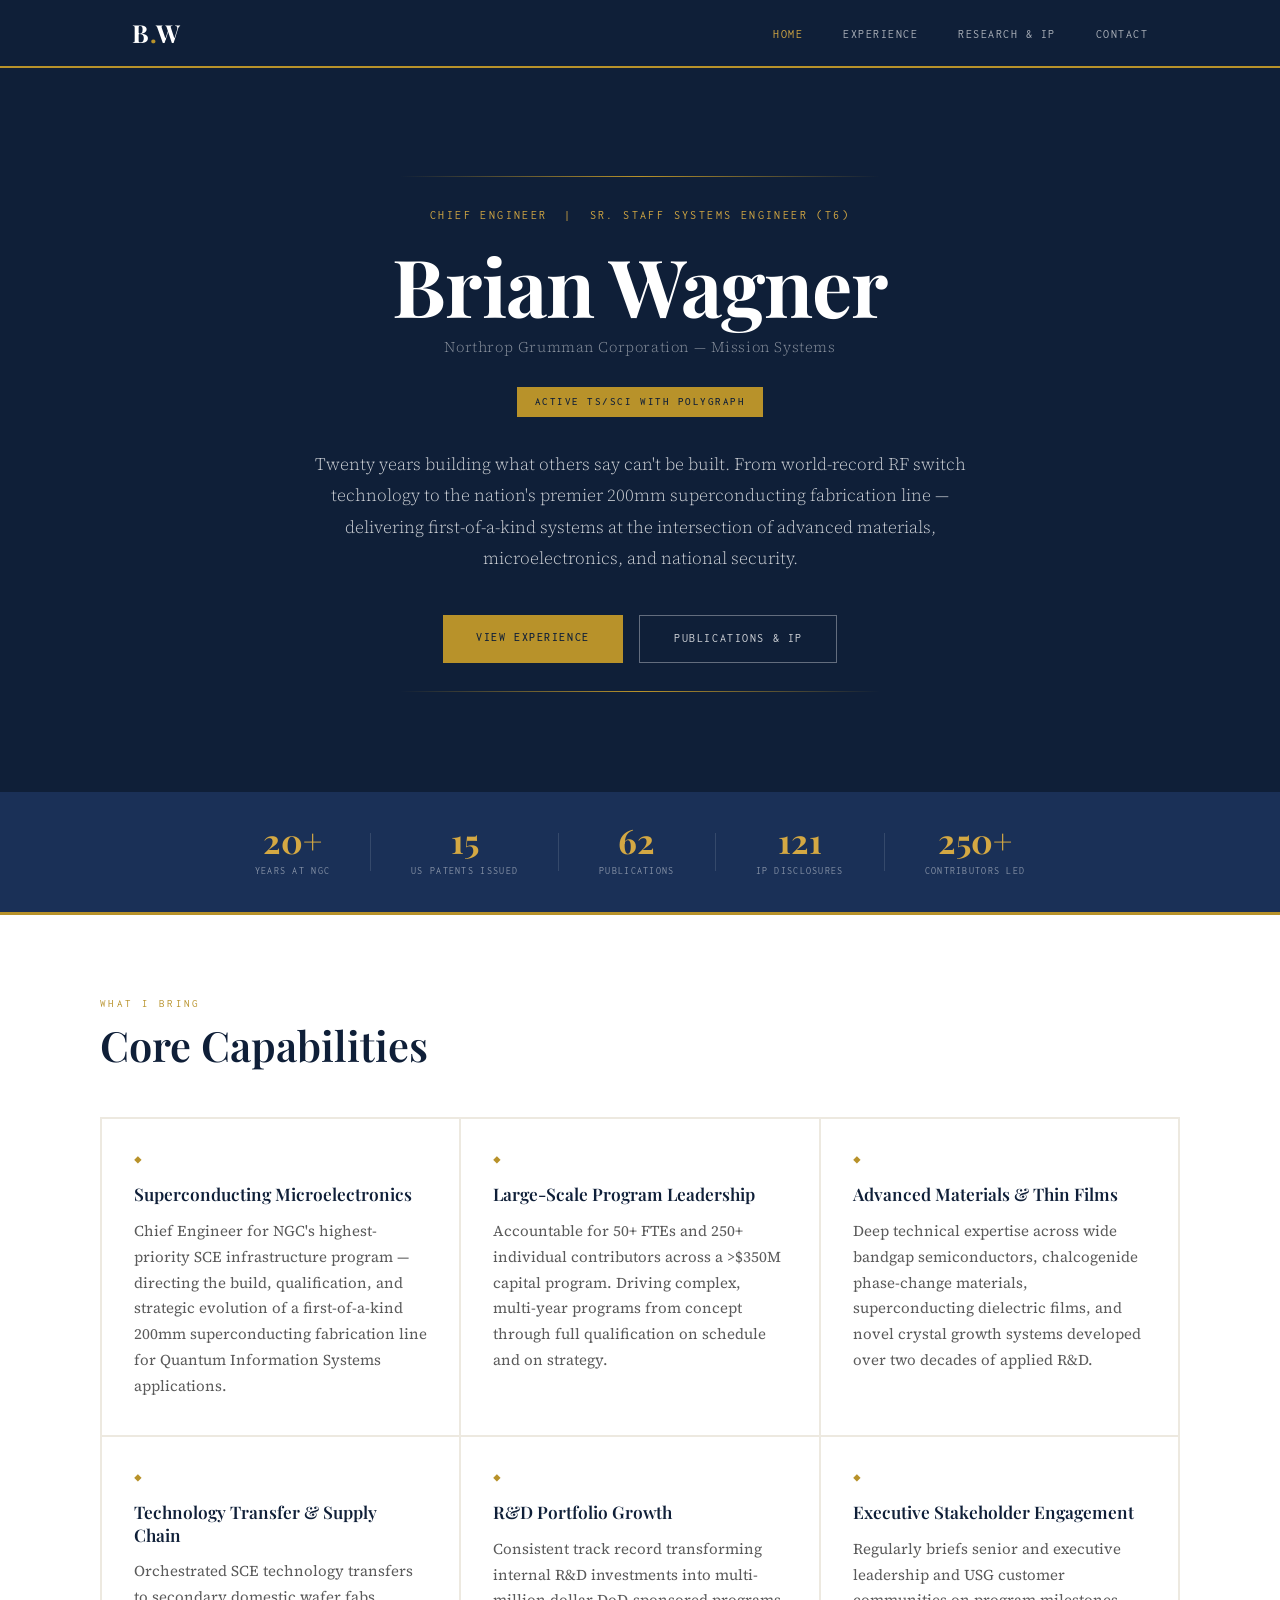
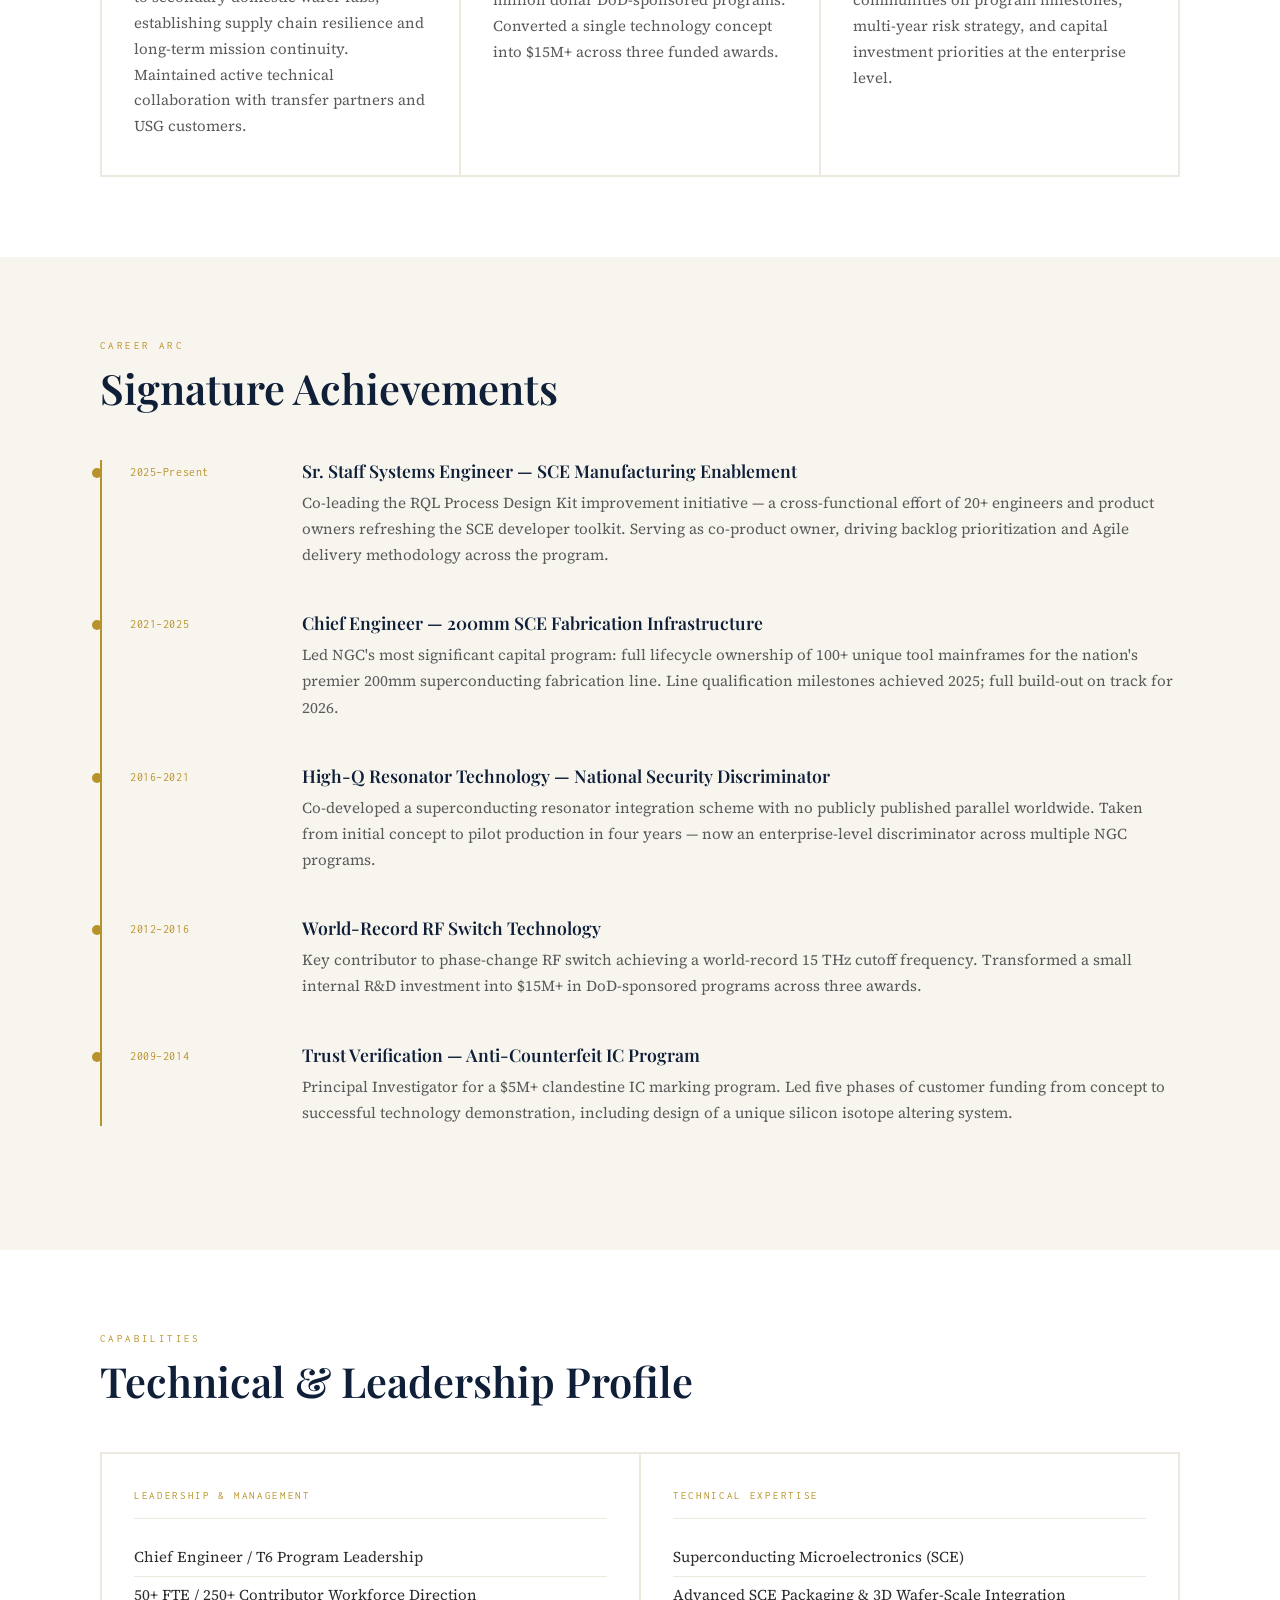
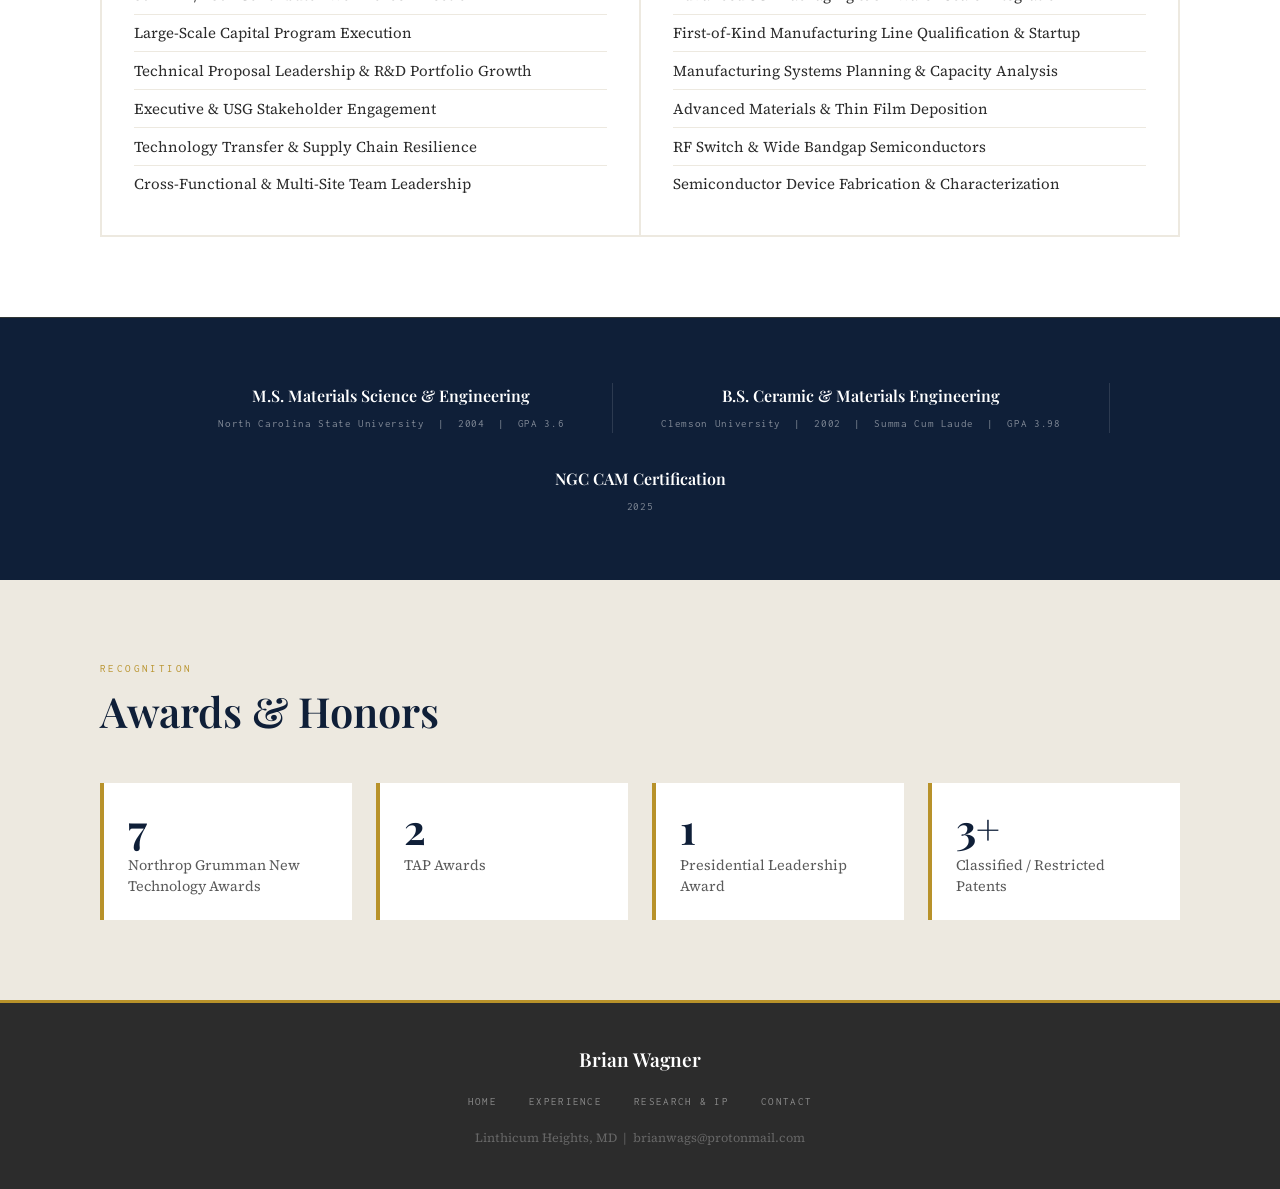
<file: index.html>
<!DOCTYPE html>
<html lang="en">
<head>
  <meta charset="UTF-8" />
  <meta name="viewport" content="width=device-width, initial-scale=1.0"/>
  <title>Brian Wagner | Chief Engineer</title>
  <link rel="stylesheet" href="style.css" />
  <link rel="preconnect" href="https://fonts.googleapis.com">
  <link href="https://fonts.googleapis.com/css2?family=Playfair+Display:ital,wght@0,400;0,600;0,700;1,400&family=Source+Serif+4:ital,wght@0,300;0,400;0,600;1,300;1,400&family=Inconsolata:wght@400;500&display=swap" rel="stylesheet">
</head>
<body>

  <nav class="navbar">
    <div class="nav-inner">
      <a href="index.html" class="nav-logo">B<span class="dot">.</span>W</a>
      <ul class="nav-links">
        <li><a href="index.html" class="active">Home</a></li>
        <li><a href="experience.html">Experience</a></li>
        <li><a href="research.html">Research & IP</a></li>
        <li><a href="contact.html">Contact</a></li>
      </ul>
      <button class="hamburger" aria-label="Menu" onclick="toggleMenu()">&#9776;</button>
    </div>
    <ul class="nav-mobile" id="mobileMenu">
      <li><a href="index.html">Home</a></li>
      <li><a href="experience.html">Experience</a></li>
      <li><a href="research.html">Research & IP</a></li>
      <li><a href="contact.html">Contact</a></li>
    </ul>
  </nav>

  <!-- HERO -->
  <header class="hero">
    <div class="hero-inner">
      <div class="hero-rule"></div>
      <p class="hero-eyebrow">Chief Engineer &nbsp;|&nbsp; Sr. Staff Systems Engineer (T6)</p>
      <h1 class="hero-name">Brian Wagner</h1>
      <p class="hero-org">Northrop Grumman Corporation — Mission Systems</p>
      <div class="hero-clearance">
        <span class="clearance-badge">Active TS/SCI with Polygraph</span>
      </div>
      <p class="hero-summary">
        Twenty years building what others say can't be built. From world-record RF switch technology to the nation's premier 200mm superconducting fabrication line — delivering first-of-a-kind systems at the intersection of advanced materials, microelectronics, and national security.
      </p>
      <div class="hero-cta">
        <a href="experience.html" class="btn-primary">View Experience</a>
        <a href="research.html" class="btn-secondary">Publications & IP</a>
      </div>
      <div class="hero-rule"></div>
    </div>
  </header>

  <!-- STATS -->
  <section class="stats-strip">
    <div class="stat"><span class="stat-number">20+</span><span class="stat-label">Years at NGC</span></div>
    <div class="stat-divider"></div>
    <div class="stat"><span class="stat-number">15</span><span class="stat-label">US Patents Issued</span></div>
    <div class="stat-divider"></div>
    <div class="stat"><span class="stat-number">62</span><span class="stat-label">Publications</span></div>
    <div class="stat-divider"></div>
    <div class="stat"><span class="stat-number">121</span><span class="stat-label">IP Disclosures</span></div>
    <div class="stat-divider"></div>
    <div class="stat"><span class="stat-number">250+</span><span class="stat-label">Contributors Led</span></div>
  </section>

  <!-- CAPABILITIES -->
  <section class="section capabilities">
    <div class="section-inner">
      <div class="section-header">
        <span class="section-tag">What I Bring</span>
        <h2>Core Capabilities</h2>
      </div>
      <div class="cap-grid">
        <div class="cap-card">
          <div class="cap-icon">&#9670;</div>
          <h3>Superconducting Microelectronics</h3>
          <p>Chief Engineer for NGC's highest-priority SCE infrastructure program — directing the build, qualification, and strategic evolution of a first-of-a-kind 200mm superconducting fabrication line for Quantum Information Systems applications.</p>
        </div>
        <div class="cap-card">
          <div class="cap-icon">&#9670;</div>
          <h3>Large-Scale Program Leadership</h3>
          <p>Accountable for 50+ FTEs and 250+ individual contributors across a >$350M capital program. Driving complex, multi-year programs from concept through full qualification on schedule and on strategy.</p>
        </div>
        <div class="cap-card">
          <div class="cap-icon">&#9670;</div>
          <h3>Advanced Materials & Thin Films</h3>
          <p>Deep technical expertise across wide bandgap semiconductors, chalcogenide phase-change materials, superconducting dielectric films, and novel crystal growth systems developed over two decades of applied R&D.</p>
        </div>
        <div class="cap-card">
          <div class="cap-icon">&#9670;</div>
          <h3>Technology Transfer & Supply Chain</h3>
          <p>Orchestrated SCE technology transfers to secondary domestic wafer fabs, establishing supply chain resilience and long-term mission continuity. Maintained active technical collaboration with transfer partners and USG customers.</p>
        </div>
        <div class="cap-card">
          <div class="cap-icon">&#9670;</div>
          <h3>R&D Portfolio Growth</h3>
          <p>Consistent track record transforming internal R&D investments into multi-million dollar DoD-sponsored programs. Converted a single technology concept into $15M+ across three funded awards.</p>
        </div>
        <div class="cap-card">
          <div class="cap-icon">&#9670;</div>
          <h3>Executive Stakeholder Engagement</h3>
          <p>Regularly briefs senior and executive leadership and USG customer communities on program milestones, multi-year risk strategy, and capital investment priorities at the enterprise level.</p>
        </div>
      </div>
    </div>
  </section>

  <!-- HIGHLIGHTS -->
  <section class="section highlights">
    <div class="section-inner">
      <div class="section-header">
        <span class="section-tag">Career Arc</span>
        <h2>Signature Achievements</h2>
      </div>
      <div class="timeline">
        <div class="tl-item">
          <div class="tl-year">2025–Present</div>
          <div class="tl-content">
            <h3>Sr. Staff Systems Engineer — SCE Manufacturing Enablement</h3>
            <p>Co-leading the RQL Process Design Kit improvement initiative — a cross-functional effort of 20+ engineers and product owners refreshing the SCE developer toolkit. Serving as co-product owner, driving backlog prioritization and Agile delivery methodology across the program.</p>
          </div>
        </div>
        <div class="tl-item">
          <div class="tl-year">2021–2025</div>
          <div class="tl-content">
            <h3>Chief Engineer — 200mm SCE Fabrication Infrastructure</h3>
            <p>Led NGC's most significant capital program: full lifecycle ownership of 100+ unique tool mainframes for the nation's premier 200mm superconducting fabrication line. Line qualification milestones achieved 2025; full build-out on track for 2026.</p>
          </div>
        </div>
        <div class="tl-item">
          <div class="tl-year">2016–2021</div>
          <div class="tl-content">
            <h3>High-Q Resonator Technology — National Security Discriminator</h3>
            <p>Co-developed a superconducting resonator integration scheme with no publicly published parallel worldwide. Taken from initial concept to pilot production in four years — now an enterprise-level discriminator across multiple NGC programs.</p>
          </div>
        </div>
        <div class="tl-item">
          <div class="tl-year">2012–2016</div>
          <div class="tl-content">
            <h3>World-Record RF Switch Technology</h3>
            <p>Key contributor to phase-change RF switch achieving a world-record 15 THz cutoff frequency. Transformed a small internal R&D investment into $15M+ in DoD-sponsored programs across three awards.</p>
          </div>
        </div>
        <div class="tl-item">
          <div class="tl-year">2009–2014</div>
          <div class="tl-content">
            <h3>Trust Verification — Anti-Counterfeit IC Program</h3>
            <p>Principal Investigator for a $5M+ clandestine IC marking program. Led five phases of customer funding from concept to successful technology demonstration, including design of a unique silicon isotope altering system.</p>
          </div>
        </div>
      </div>
    </div>
  </section>

  <!-- PROFILE TABLE -->
  <section class="section profile-section">
    <div class="section-inner">
      <div class="section-header">
        <span class="section-tag">Capabilities</span>
        <h2>Technical & Leadership Profile</h2>
      </div>
      <div class="profile-grid">
        <div class="profile-col">
          <div class="profile-col-head">Leadership & Management</div>
          <ul class="profile-list">
            <li>Chief Engineer / T6 Program Leadership</li>
            <li>50+ FTE / 250+ Contributor Workforce Direction</li>
            <li>Large-Scale Capital Program Execution</li>
            <li>Technical Proposal Leadership & R&D Portfolio Growth</li>
            <li>Executive & USG Stakeholder Engagement</li>
            <li>Technology Transfer & Supply Chain Resilience</li>
            <li>Cross-Functional & Multi-Site Team Leadership</li>
          </ul>
        </div>
        <div class="profile-col">
          <div class="profile-col-head">Technical Expertise</div>
          <ul class="profile-list">
            <li>Superconducting Microelectronics (SCE)</li>
            <li>Advanced SCE Packaging & 3D Wafer-Scale Integration</li>
            <li>First-of-Kind Manufacturing Line Qualification & Startup</li>
            <li>Manufacturing Systems Planning & Capacity Analysis</li>
            <li>Advanced Materials & Thin Film Deposition</li>
            <li>RF Switch & Wide Bandgap Semiconductors</li>
            <li>Semiconductor Device Fabrication & Characterization</li>
          </ul>
        </div>
      </div>
    </div>
  </section>

  <!-- EDUCATION -->
  <section class="edu-strip">
    <div class="section-inner edu-inner">
      <div class="edu-block">
        <span class="edu-degree">M.S. Materials Science & Engineering</span>
        <span class="edu-school">North Carolina State University &nbsp;|&nbsp; 2004 &nbsp;|&nbsp; GPA 3.6</span>
      </div>
      <div class="edu-divider"></div>
      <div class="edu-block">
        <span class="edu-degree">B.S. Ceramic & Materials Engineering</span>
        <span class="edu-school">Clemson University &nbsp;|&nbsp; 2002 &nbsp;|&nbsp; Summa Cum Laude &nbsp;|&nbsp; GPA 3.98</span>
      </div>
      <div class="edu-divider"></div>
      <div class="edu-block">
        <span class="edu-degree">NGC CAM Certification</span>
        <span class="edu-school">2025</span>
      </div>
    </div>
  </section>

  <!-- RECOGNITION -->
  <section class="section recognition">
    <div class="section-inner">
      <div class="section-header">
        <span class="section-tag">Recognition</span>
        <h2>Awards & Honors</h2>
      </div>
      <div class="awards-grid">
        <div class="award-item">
          <span class="award-num">7</span>
          <span class="award-label">Northrop Grumman New Technology Awards</span>
        </div>
        <div class="award-item">
          <span class="award-num">2</span>
          <span class="award-label">TAP Awards</span>
        </div>
        <div class="award-item">
          <span class="award-num">1</span>
          <span class="award-label">Presidential Leadership Award</span>
        </div>
        <div class="award-item">
          <span class="award-num">3+</span>
          <span class="award-label">Classified / Restricted Patents</span>
        </div>
      </div>
    </div>
  </section>

  <footer class="footer">
    <div class="footer-inner">
      <div class="footer-logo">Brian Wagner</div>
      <div class="footer-links">
        <a href="index.html">Home</a>
        <a href="experience.html">Experience</a>
        <a href="research.html">Research & IP</a>
        <a href="contact.html">Contact</a>
      </div>
      <p class="footer-note">Linthicum Heights, MD &nbsp;|&nbsp; brianwags@protonmail.com</p>
    </div>
  </footer>

  <script>
    function toggleMenu() {
      document.getElementById('mobileMenu').classList.toggle('open');
    }
  </script>
</body>
</html>
</file>
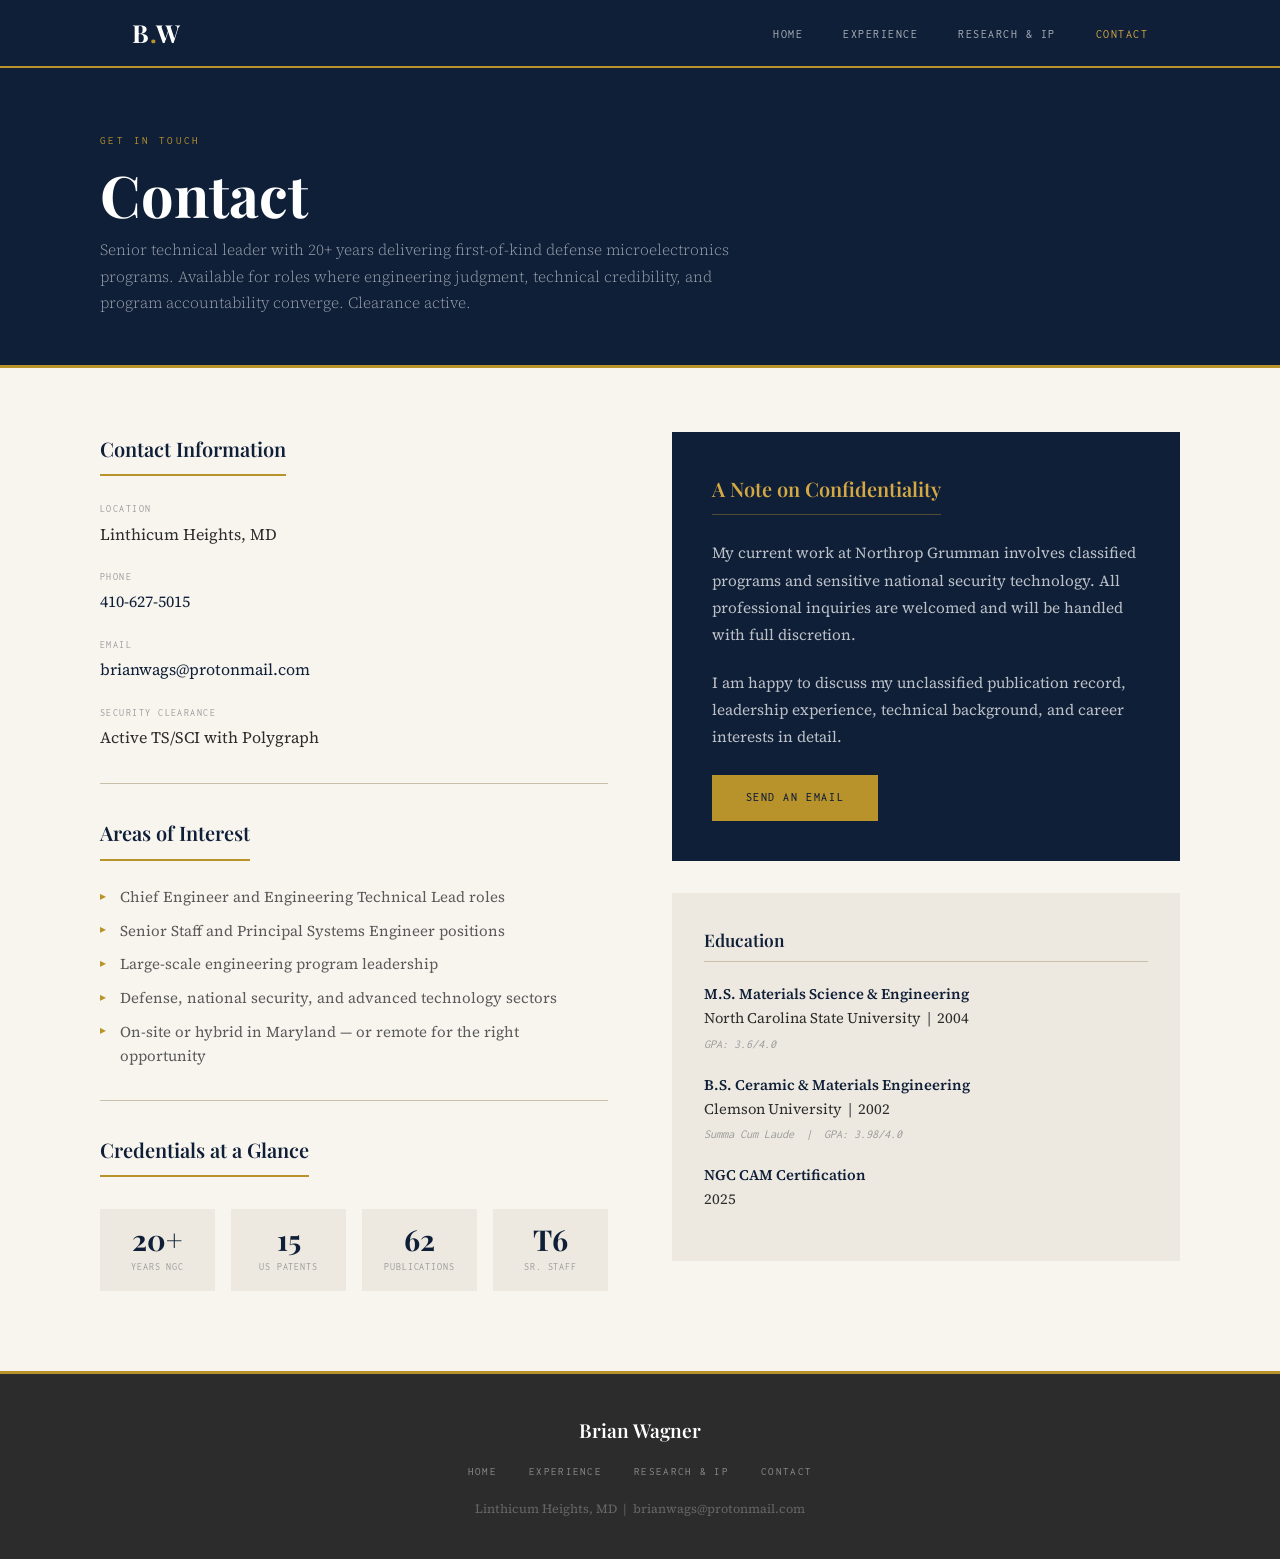
<file: contact.html>
<!DOCTYPE html>
<html lang="en">
<head>
  <meta charset="UTF-8" />
  <meta name="viewport" content="width=device-width, initial-scale=1.0"/>
  <title>Contact | Brian Wagner</title>
  <link rel="stylesheet" href="style.css" />
  <link rel="preconnect" href="https://fonts.googleapis.com">
  <link href="https://fonts.googleapis.com/css2?family=Playfair+Display:ital,wght@0,400;0,600;0,700;1,400&family=Source+Serif+4:ital,wght@0,300;0,400;0,600;1,300;1,400&family=Inconsolata:wght@400;500&display=swap" rel="stylesheet">
</head>
<body>

  <nav class="navbar">
    <div class="nav-inner">
      <a href="index.html" class="nav-logo">B<span class="dot">.</span>W</a>
      <ul class="nav-links">
        <li><a href="index.html">Home</a></li>
        <li><a href="experience.html">Experience</a></li>
        <li><a href="research.html">Research & IP</a></li>
        <li><a href="contact.html" class="active">Contact</a></li>
      </ul>
      <button class="hamburger" aria-label="Menu" onclick="toggleMenu()">&#9776;</button>
    </div>
    <ul class="nav-mobile" id="mobileMenu">
      <li><a href="index.html">Home</a></li>
      <li><a href="experience.html">Experience</a></li>
      <li><a href="research.html">Research & IP</a></li>
      <li><a href="contact.html">Contact</a></li>
    </ul>
  </nav>

  <div class="page-header">
    <div class="page-header-inner">
      <p class="page-eyebrow">Get in Touch</p>
      <h1>Contact</h1>
      <p class="page-sub">Senior technical leader with 20+ years delivering first-of-kind defense microelectronics programs. Available for roles where engineering judgment, technical credibility, and program accountability converge. Clearance active.</p>
    </div>
  </div>

  <main class="page-main">
    <div class="page-inner contact-inner">
      <div class="contact-grid">

        <div class="contact-info">
          <h2 class="contact-h2">Contact Information</h2>
          <div class="contact-item">
            <span class="contact-label">Location</span>
            <span class="contact-value">Linthicum Heights, MD</span>
          </div>
          <div class="contact-item">
            <span class="contact-label">Phone</span>
            <span class="contact-value"><a href="tel:4106275015">410-627-5015</a></span>
          </div>
          <div class="contact-item">
            <span class="contact-label">Email</span>
            <span class="contact-value"><a href="mailto:brianwags@protonmail.com">brianwags@protonmail.com</a></span>
          </div>
          <div class="contact-item">
            <span class="contact-label">Security Clearance</span>
            <span class="contact-value">Active TS/SCI with Polygraph</span>
          </div>

          <div class="contact-divider"></div>

          <h2 class="contact-h2">Areas of Interest</h2>
          <ul class="interest-list">
            <li>Chief Engineer and Engineering Technical Lead roles</li>
            <li>Senior Staff and Principal Systems Engineer positions</li>
            <li>Large-scale engineering program leadership</li>
            <li>Defense, national security, and advanced technology sectors</li>
            <li>On-site or hybrid in Maryland — or remote for the right opportunity</li>
          </ul>

          <div class="contact-divider"></div>

          <h2 class="contact-h2">Credentials at a Glance</h2>
          <div class="cred-grid">
            <div class="cred-item">
              <span class="cred-num">20+</span>
              <span class="cred-lbl">Years NGC</span>
            </div>
            <div class="cred-item">
              <span class="cred-num">15</span>
              <span class="cred-lbl">US Patents</span>
            </div>
            <div class="cred-item">
              <span class="cred-num">62</span>
              <span class="cred-lbl">Publications</span>
            </div>
            <div class="cred-item">
              <span class="cred-num">T6</span>
              <span class="cred-lbl">Sr. Staff</span>
            </div>
          </div>
        </div>

        <div class="contact-note-block">
          <div class="contact-note">
            <h2 class="contact-h2-light">A Note on Confidentiality</h2>
            <p>My current work at Northrop Grumman involves classified programs and sensitive national security technology. All professional inquiries are welcomed and will be handled with full discretion.</p>
            <p>I am happy to discuss my unclassified publication record, leadership experience, technical background, and career interests in detail.</p>
            <a href="mailto:brianwags@protonmail.com" class="btn-primary">Send an Email</a>
          </div>

          <div class="contact-edu-block">
            <h3>Education</h3>
            <p><strong>M.S. Materials Science & Engineering</strong><br>
            North Carolina State University &nbsp;|&nbsp; 2004<br>
            <em>GPA: 3.6/4.0</em></p>

            <p><strong>B.S. Ceramic & Materials Engineering</strong><br>
            Clemson University &nbsp;|&nbsp; 2002<br>
            <em>Summa Cum Laude &nbsp;|&nbsp; GPA: 3.98/4.0</em></p>

            <p><strong>NGC CAM Certification</strong><br>
            2025</p>
          </div>
        </div>

      </div>
    </div>
  </main>

  <footer class="footer">
    <div class="footer-inner">
      <div class="footer-logo">Brian Wagner</div>
      <div class="footer-links">
        <a href="index.html">Home</a>
        <a href="experience.html">Experience</a>
        <a href="research.html">Research & IP</a>
        <a href="contact.html">Contact</a>
      </div>
      <p class="footer-note">Linthicum Heights, MD &nbsp;|&nbsp; brianwags@protonmail.com</p>
    </div>
  </footer>

  <script>
    function toggleMenu() {
      document.getElementById('mobileMenu').classList.toggle('open');
    }
  </script>
</body>
</html>
</file>
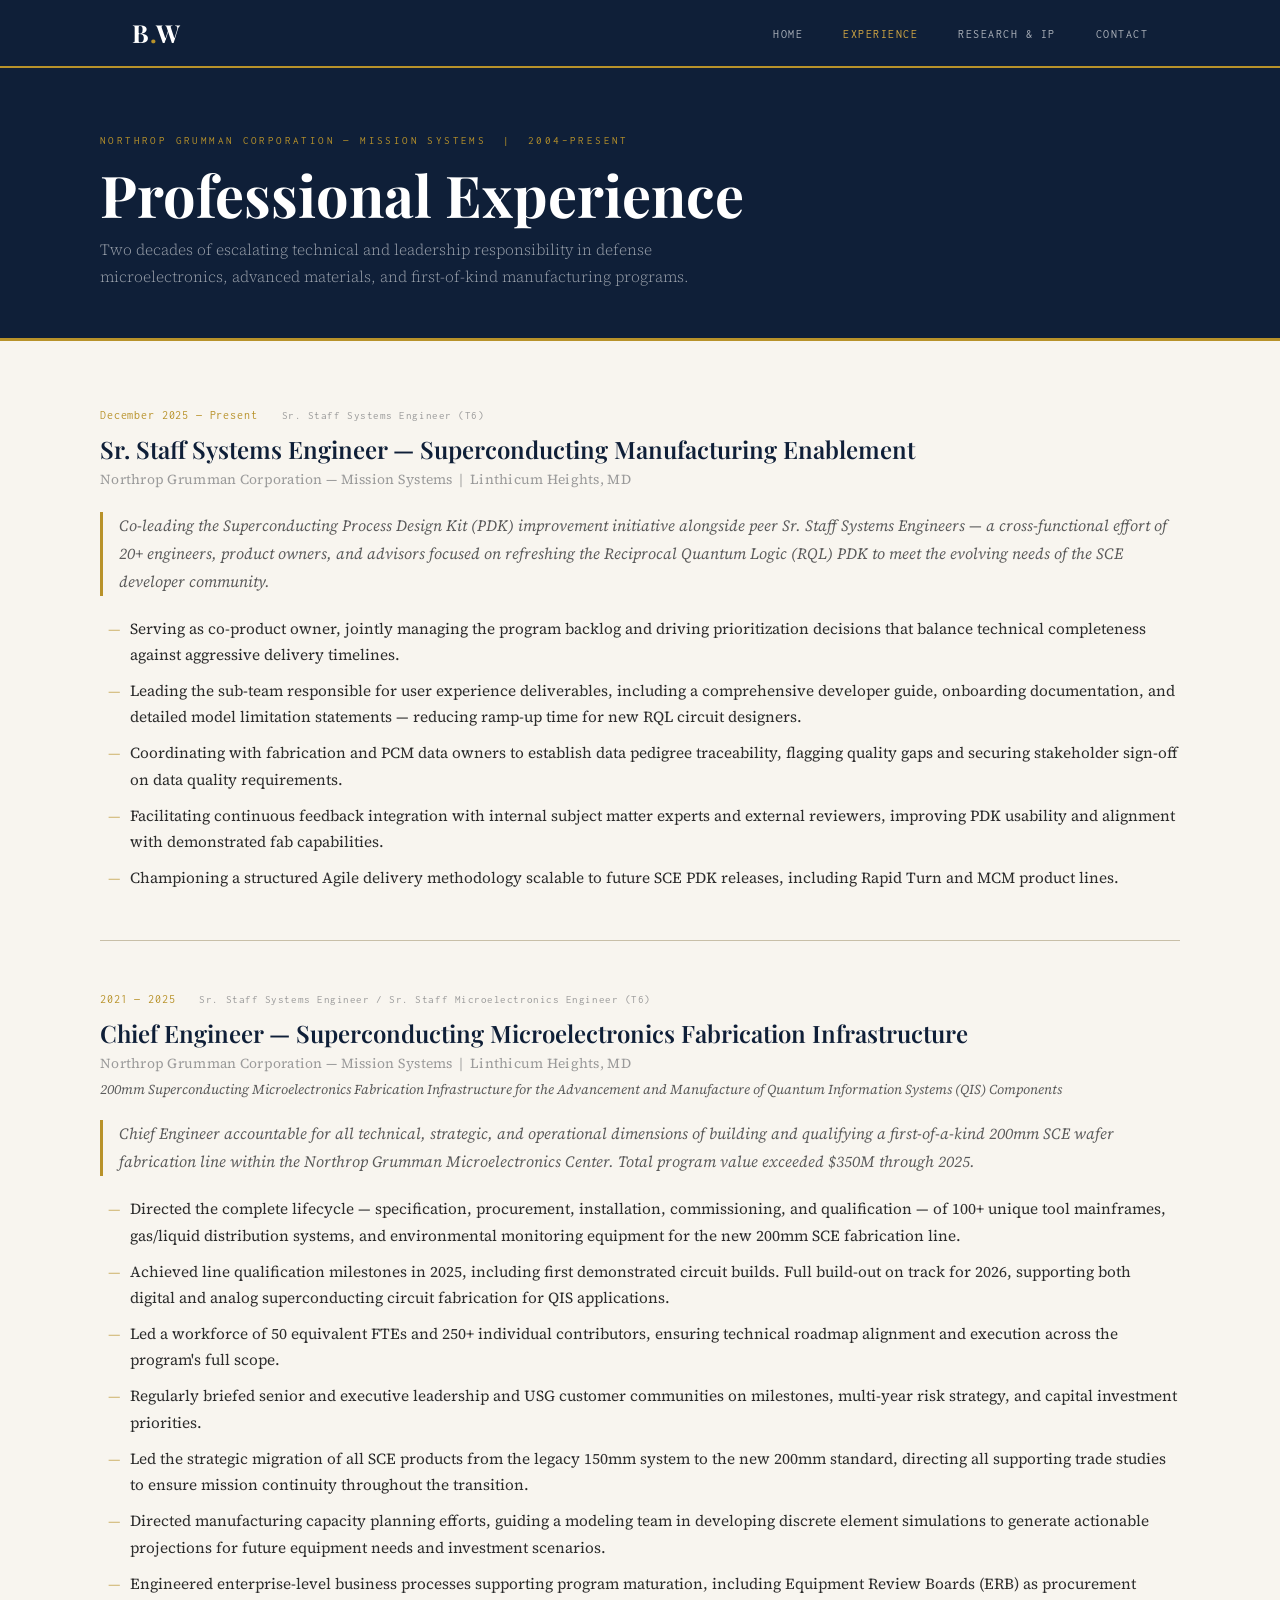
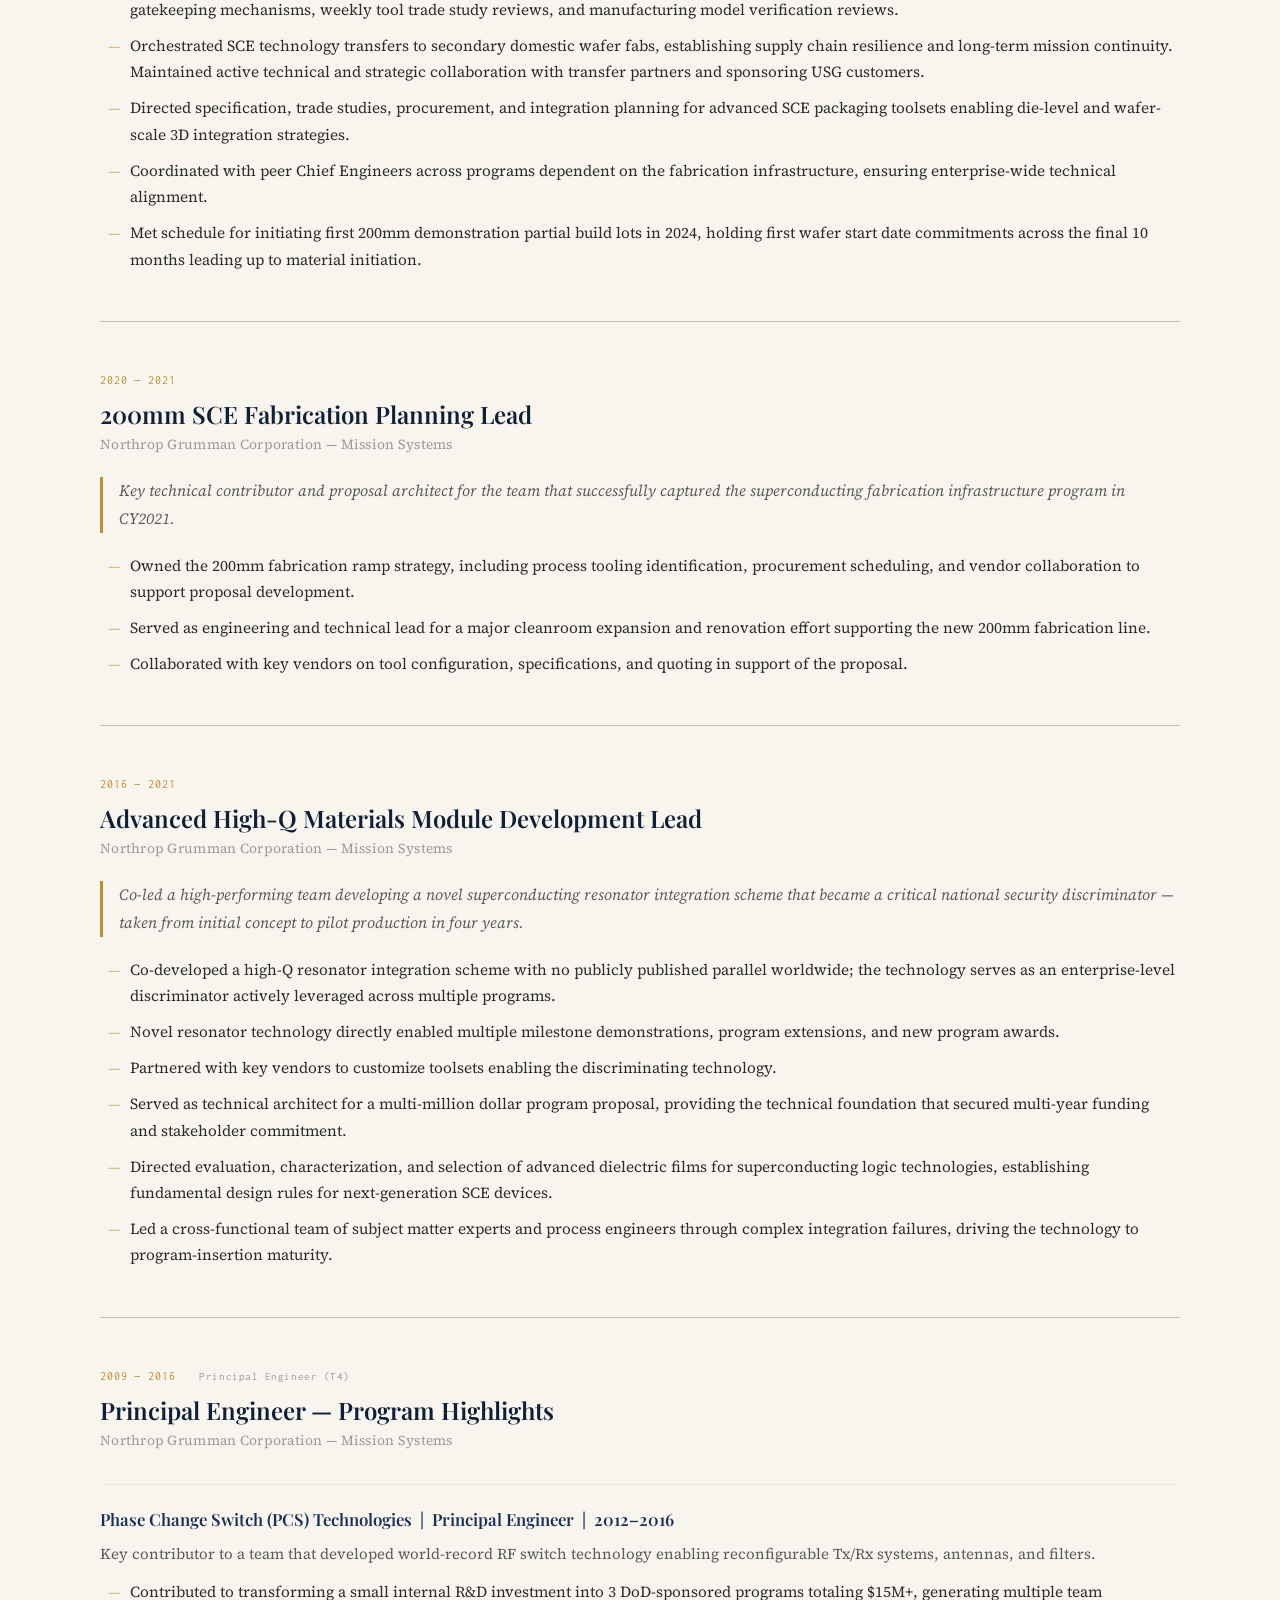
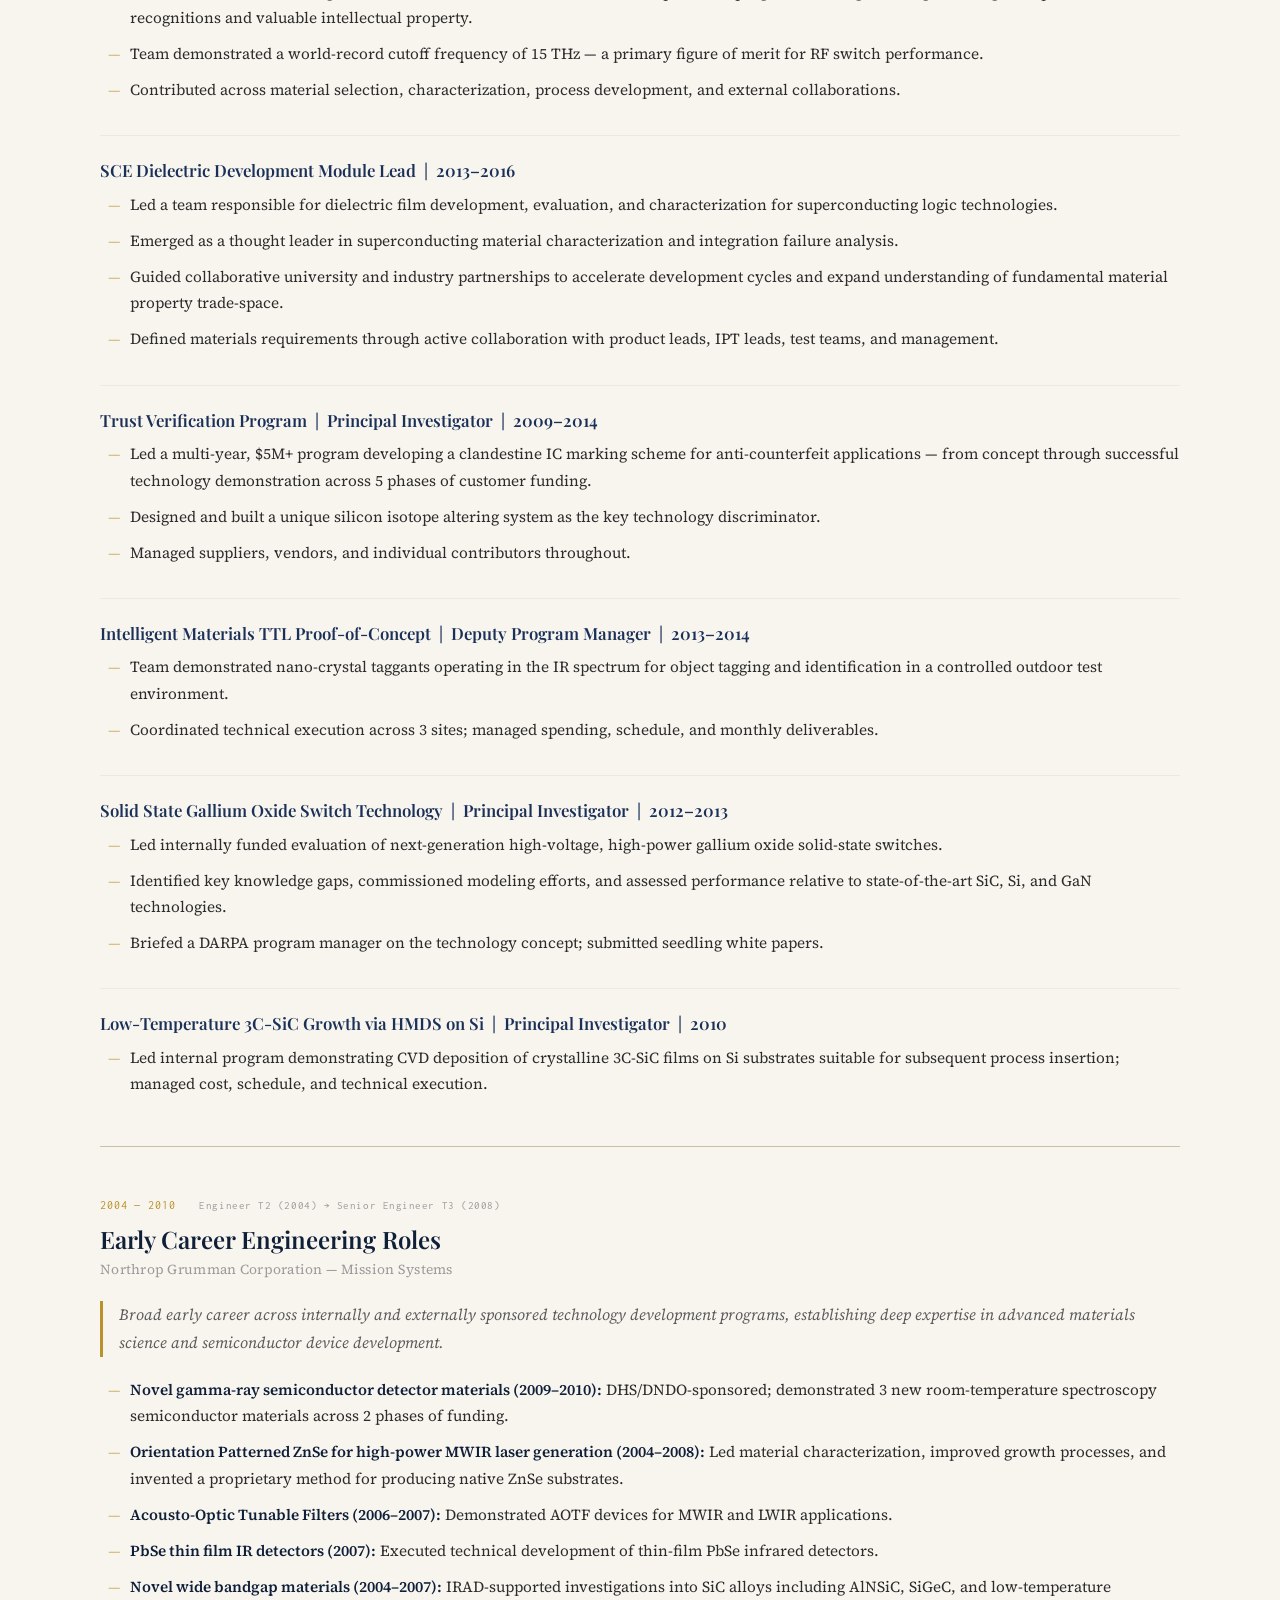
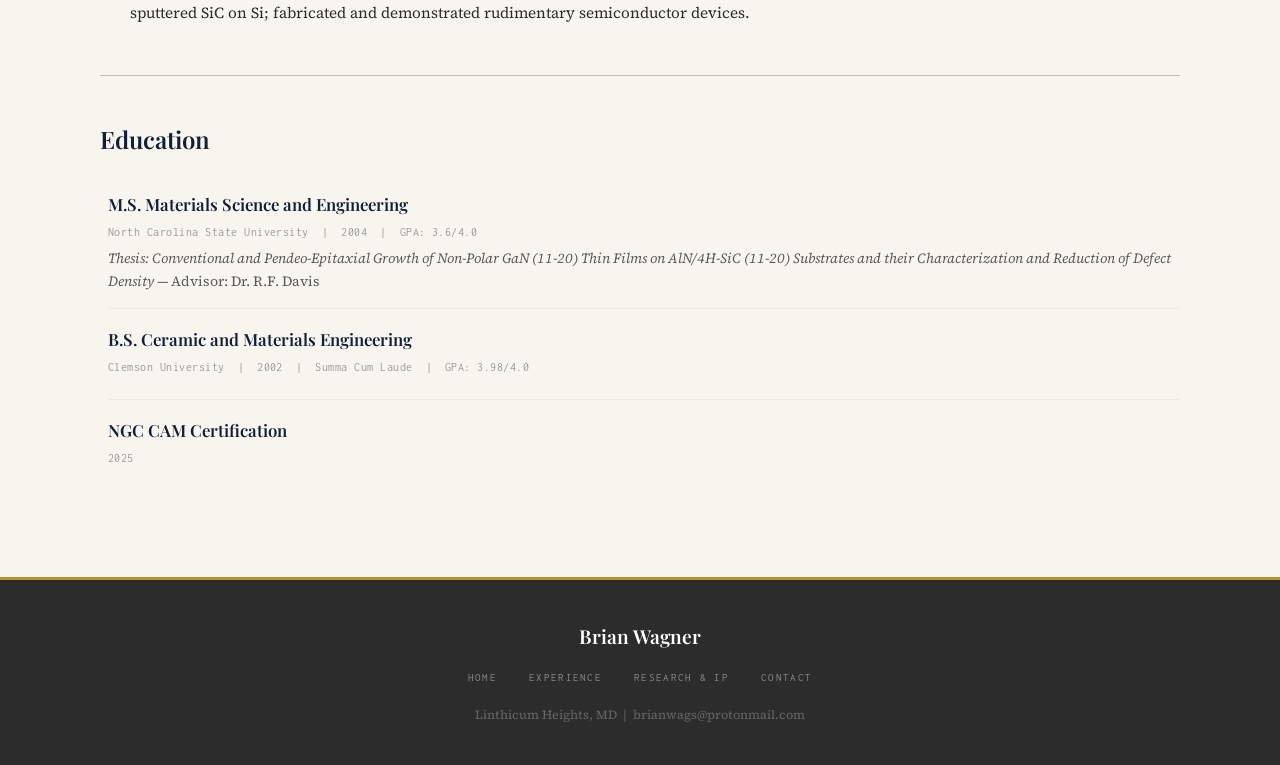
<file: experience.html>
<!DOCTYPE html>
<html lang="en">
<head>
  <meta charset="UTF-8" />
  <meta name="viewport" content="width=device-width, initial-scale=1.0"/>
  <title>Experience | Brian Wagner</title>
  <link rel="stylesheet" href="style.css" />
  <link rel="preconnect" href="https://fonts.googleapis.com">
  <link href="https://fonts.googleapis.com/css2?family=Playfair+Display:ital,wght@0,400;0,600;0,700;1,400&family=Source+Serif+4:ital,wght@0,300;0,400;0,600;1,300;1,400&family=Inconsolata:wght@400;500&display=swap" rel="stylesheet">
</head>
<body>

  <nav class="navbar">
    <div class="nav-inner">
      <a href="index.html" class="nav-logo">B<span class="dot">.</span>W</a>
      <ul class="nav-links">
        <li><a href="index.html">Home</a></li>
        <li><a href="experience.html" class="active">Experience</a></li>
        <li><a href="research.html">Research & IP</a></li>
        <li><a href="contact.html">Contact</a></li>
      </ul>
      <button class="hamburger" aria-label="Menu" onclick="toggleMenu()">&#9776;</button>
    </div>
    <ul class="nav-mobile" id="mobileMenu">
      <li><a href="index.html">Home</a></li>
      <li><a href="experience.html">Experience</a></li>
      <li><a href="research.html">Research & IP</a></li>
      <li><a href="contact.html">Contact</a></li>
    </ul>
  </nav>

  <div class="page-header">
    <div class="page-header-inner">
      <p class="page-eyebrow">Northrop Grumman Corporation — Mission Systems &nbsp;|&nbsp; 2004–Present</p>
      <h1>Professional Experience</h1>
      <p class="page-sub">Two decades of escalating technical and leadership responsibility in defense microelectronics, advanced materials, and first-of-kind manufacturing programs.</p>
    </div>
  </div>

  <main class="page-main">
    <div class="page-inner">

      <!-- ROLE 1: Current -->
      <div class="exp-block">
        <div class="exp-header">
          <div class="exp-meta">
            <span class="exp-years">December 2025 — Present</span>
            <span class="exp-grade">Sr. Staff Systems Engineer (T6)</span>
          </div>
          <h2 class="exp-title">Sr. Staff Systems Engineer — Superconducting Manufacturing Enablement</h2>
          <p class="exp-org">Northrop Grumman Corporation — Mission Systems &nbsp;|&nbsp; Linthicum Heights, MD</p>
        </div>
        <p class="exp-lead">Co-leading the Superconducting Process Design Kit (PDK) improvement initiative alongside peer Sr. Staff Systems Engineers — a cross-functional effort of 20+ engineers, product owners, and advisors focused on refreshing the Reciprocal Quantum Logic (RQL) PDK to meet the evolving needs of the SCE developer community.</p>
        <ul class="exp-bullets">
          <li>Serving as co-product owner, jointly managing the program backlog and driving prioritization decisions that balance technical completeness against aggressive delivery timelines.</li>
          <li>Leading the sub-team responsible for user experience deliverables, including a comprehensive developer guide, onboarding documentation, and detailed model limitation statements — reducing ramp-up time for new RQL circuit designers.</li>
          <li>Coordinating with fabrication and PCM data owners to establish data pedigree traceability, flagging quality gaps and securing stakeholder sign-off on data quality requirements.</li>
          <li>Facilitating continuous feedback integration with internal subject matter experts and external reviewers, improving PDK usability and alignment with demonstrated fab capabilities.</li>
          <li>Championing a structured Agile delivery methodology scalable to future SCE PDK releases, including Rapid Turn and MCM product lines.</li>
        </ul>
      </div>

      <div class="exp-divider"></div>

      <!-- ROLE 2: Chief Engineer -->
      <div class="exp-block">
        <div class="exp-header">
          <div class="exp-meta">
            <span class="exp-years">2021 — 2025</span>
            <span class="exp-grade">Sr. Staff Systems Engineer / Sr. Staff Microelectronics Engineer (T6)</span>
          </div>
          <h2 class="exp-title">Chief Engineer — Superconducting Microelectronics Fabrication Infrastructure</h2>
          <p class="exp-org">Northrop Grumman Corporation — Mission Systems &nbsp;|&nbsp; Linthicum Heights, MD</p>
          <p class="exp-subtitle">200mm Superconducting Microelectronics Fabrication Infrastructure for the Advancement and Manufacture of Quantum Information Systems (QIS) Components</p>
        </div>
        <p class="exp-lead">Chief Engineer accountable for all technical, strategic, and operational dimensions of building and qualifying a first-of-a-kind 200mm SCE wafer fabrication line within the Northrop Grumman Microelectronics Center. Total program value exceeded $350M through 2025.</p>
        <ul class="exp-bullets">
          <li>Directed the complete lifecycle — specification, procurement, installation, commissioning, and qualification — of 100+ unique tool mainframes, gas/liquid distribution systems, and environmental monitoring equipment for the new 200mm SCE fabrication line.</li>
          <li>Achieved line qualification milestones in 2025, including first demonstrated circuit builds. Full build-out on track for 2026, supporting both digital and analog superconducting circuit fabrication for QIS applications.</li>
          <li>Led a workforce of 50 equivalent FTEs and 250+ individual contributors, ensuring technical roadmap alignment and execution across the program's full scope.</li>
          <li>Regularly briefed senior and executive leadership and USG customer communities on milestones, multi-year risk strategy, and capital investment priorities.</li>
          <li>Led the strategic migration of all SCE products from the legacy 150mm system to the new 200mm standard, directing all supporting trade studies to ensure mission continuity throughout the transition.</li>
          <li>Directed manufacturing capacity planning efforts, guiding a modeling team in developing discrete element simulations to generate actionable projections for future equipment needs and investment scenarios.</li>
          <li>Engineered enterprise-level business processes supporting program maturation, including Equipment Review Boards (ERB) as procurement gatekeeping mechanisms, weekly tool trade study reviews, and manufacturing model verification reviews.</li>
          <li>Orchestrated SCE technology transfers to secondary domestic wafer fabs, establishing supply chain resilience and long-term mission continuity. Maintained active technical and strategic collaboration with transfer partners and sponsoring USG customers.</li>
          <li>Directed specification, trade studies, procurement, and integration planning for advanced SCE packaging toolsets enabling die-level and wafer-scale 3D integration strategies.</li>
          <li>Coordinated with peer Chief Engineers across programs dependent on the fabrication infrastructure, ensuring enterprise-wide technical alignment.</li>
          <li>Met schedule for initiating first 200mm demonstration partial build lots in 2024, holding first wafer start date commitments across the final 10 months leading up to material initiation.</li>
        </ul>
      </div>

      <div class="exp-divider"></div>

      <!-- ROLE 3: Planning Lead -->
      <div class="exp-block">
        <div class="exp-header">
          <div class="exp-meta">
            <span class="exp-years">2020 — 2021</span>
          </div>
          <h2 class="exp-title">200mm SCE Fabrication Planning Lead</h2>
          <p class="exp-org">Northrop Grumman Corporation — Mission Systems</p>
        </div>
        <p class="exp-lead">Key technical contributor and proposal architect for the team that successfully captured the superconducting fabrication infrastructure program in CY2021.</p>
        <ul class="exp-bullets">
          <li>Owned the 200mm fabrication ramp strategy, including process tooling identification, procurement scheduling, and vendor collaboration to support proposal development.</li>
          <li>Served as engineering and technical lead for a major cleanroom expansion and renovation effort supporting the new 200mm fabrication line.</li>
          <li>Collaborated with key vendors on tool configuration, specifications, and quoting in support of the proposal.</li>
        </ul>
      </div>

      <div class="exp-divider"></div>

      <!-- ROLE 4: High-Q -->
      <div class="exp-block">
        <div class="exp-header">
          <div class="exp-meta">
            <span class="exp-years">2016 — 2021</span>
          </div>
          <h2 class="exp-title">Advanced High-Q Materials Module Development Lead</h2>
          <p class="exp-org">Northrop Grumman Corporation — Mission Systems</p>
        </div>
        <p class="exp-lead">Co-led a high-performing team developing a novel superconducting resonator integration scheme that became a critical national security discriminator — taken from initial concept to pilot production in four years.</p>
        <ul class="exp-bullets">
          <li>Co-developed a high-Q resonator integration scheme with no publicly published parallel worldwide; the technology serves as an enterprise-level discriminator actively leveraged across multiple programs.</li>
          <li>Novel resonator technology directly enabled multiple milestone demonstrations, program extensions, and new program awards.</li>
          <li>Partnered with key vendors to customize toolsets enabling the discriminating technology.</li>
          <li>Served as technical architect for a multi-million dollar program proposal, providing the technical foundation that secured multi-year funding and stakeholder commitment.</li>
          <li>Directed evaluation, characterization, and selection of advanced dielectric films for superconducting logic technologies, establishing fundamental design rules for next-generation SCE devices.</li>
          <li>Led a cross-functional team of subject matter experts and process engineers through complex integration failures, driving the technology to program-insertion maturity.</li>
        </ul>
      </div>

      <div class="exp-divider"></div>

      <!-- ROLE 5: Principal Engineer -->
      <div class="exp-block">
        <div class="exp-header">
          <div class="exp-meta">
            <span class="exp-years">2009 — 2016</span>
            <span class="exp-grade">Principal Engineer (T4)</span>
          </div>
          <h2 class="exp-title">Principal Engineer — Program Highlights</h2>
          <p class="exp-org">Northrop Grumman Corporation — Mission Systems</p>
        </div>

        <div class="sub-role">
          <h3>Phase Change Switch (PCS) Technologies &nbsp;|&nbsp; Principal Engineer &nbsp;|&nbsp; 2012–2016</h3>
          <p>Key contributor to a team that developed world-record RF switch technology enabling reconfigurable Tx/Rx systems, antennas, and filters.</p>
          <ul class="exp-bullets">
            <li>Contributed to transforming a small internal R&D investment into 3 DoD-sponsored programs totaling $15M+, generating multiple team recognitions and valuable intellectual property.</li>
            <li>Team demonstrated a world-record cutoff frequency of 15 THz — a primary figure of merit for RF switch performance.</li>
            <li>Contributed across material selection, characterization, process development, and external collaborations.</li>
          </ul>
        </div>

        <div class="sub-role">
          <h3>SCE Dielectric Development Module Lead &nbsp;|&nbsp; 2013–2016</h3>
          <ul class="exp-bullets">
            <li>Led a team responsible for dielectric film development, evaluation, and characterization for superconducting logic technologies.</li>
            <li>Emerged as a thought leader in superconducting material characterization and integration failure analysis.</li>
            <li>Guided collaborative university and industry partnerships to accelerate development cycles and expand understanding of fundamental material property trade-space.</li>
            <li>Defined materials requirements through active collaboration with product leads, IPT leads, test teams, and management.</li>
          </ul>
        </div>

        <div class="sub-role">
          <h3>Trust Verification Program &nbsp;|&nbsp; Principal Investigator &nbsp;|&nbsp; 2009–2014</h3>
          <ul class="exp-bullets">
            <li>Led a multi-year, $5M+ program developing a clandestine IC marking scheme for anti-counterfeit applications — from concept through successful technology demonstration across 5 phases of customer funding.</li>
            <li>Designed and built a unique silicon isotope altering system as the key technology discriminator.</li>
            <li>Managed suppliers, vendors, and individual contributors throughout.</li>
          </ul>
        </div>

        <div class="sub-role">
          <h3>Intelligent Materials TTL Proof-of-Concept &nbsp;|&nbsp; Deputy Program Manager &nbsp;|&nbsp; 2013–2014</h3>
          <ul class="exp-bullets">
            <li>Team demonstrated nano-crystal taggants operating in the IR spectrum for object tagging and identification in a controlled outdoor test environment.</li>
            <li>Coordinated technical execution across 3 sites; managed spending, schedule, and monthly deliverables.</li>
          </ul>
        </div>

        <div class="sub-role">
          <h3>Solid State Gallium Oxide Switch Technology &nbsp;|&nbsp; Principal Investigator &nbsp;|&nbsp; 2012–2013</h3>
          <ul class="exp-bullets">
            <li>Led internally funded evaluation of next-generation high-voltage, high-power gallium oxide solid-state switches.</li>
            <li>Identified key knowledge gaps, commissioned modeling efforts, and assessed performance relative to state-of-the-art SiC, Si, and GaN technologies.</li>
            <li>Briefed a DARPA program manager on the technology concept; submitted seedling white papers.</li>
          </ul>
        </div>

        <div class="sub-role">
          <h3>Low-Temperature 3C-SiC Growth via HMDS on Si &nbsp;|&nbsp; Principal Investigator &nbsp;|&nbsp; 2010</h3>
          <ul class="exp-bullets">
            <li>Led internal program demonstrating CVD deposition of crystalline 3C-SiC films on Si substrates suitable for subsequent process insertion; managed cost, schedule, and technical execution.</li>
          </ul>
        </div>
      </div>

      <div class="exp-divider"></div>

      <!-- ROLE 6: Early Career -->
      <div class="exp-block">
        <div class="exp-header">
          <div class="exp-meta">
            <span class="exp-years">2004 — 2010</span>
            <span class="exp-grade">Engineer T2 (2004) → Senior Engineer T3 (2008)</span>
          </div>
          <h2 class="exp-title">Early Career Engineering Roles</h2>
          <p class="exp-org">Northrop Grumman Corporation — Mission Systems</p>
        </div>
        <p class="exp-lead">Broad early career across internally and externally sponsored technology development programs, establishing deep expertise in advanced materials science and semiconductor device development.</p>
        <ul class="exp-bullets">
          <li><strong>Novel gamma-ray semiconductor detector materials (2009–2010):</strong> DHS/DNDO-sponsored; demonstrated 3 new room-temperature spectroscopy semiconductor materials across 2 phases of funding.</li>
          <li><strong>Orientation Patterned ZnSe for high-power MWIR laser generation (2004–2008):</strong> Led material characterization, improved growth processes, and invented a proprietary method for producing native ZnSe substrates.</li>
          <li><strong>Acousto-Optic Tunable Filters (2006–2007):</strong> Demonstrated AOTF devices for MWIR and LWIR applications.</li>
          <li><strong>PbSe thin film IR detectors (2007):</strong> Executed technical development of thin-film PbSe infrared detectors.</li>
          <li><strong>Novel wide bandgap materials (2004–2007):</strong> IRAD-supported investigations into SiC alloys including AlNSiC, SiGeC, and low-temperature sputtered SiC on Si; fabricated and demonstrated rudimentary semiconductor devices.</li>
        </ul>
      </div>

      <!-- EDUCATION -->
      <div class="exp-divider"></div>
      <div class="exp-block">
        <div class="exp-header">
          <h2 class="exp-title">Education</h2>
        </div>
        <div class="edu-block-inline">
          <div class="edu-row">
            <span class="edu-deg">M.S. Materials Science and Engineering</span>
            <span class="edu-detail">North Carolina State University &nbsp;|&nbsp; 2004 &nbsp;|&nbsp; GPA: 3.6/4.0</span>
            <span class="edu-thesis"><em>Thesis: Conventional and Pendeo-Epitaxial Growth of Non-Polar GaN (11-20) Thin Films on AlN/4H-SiC (11-20) Substrates and their Characterization and Reduction of Defect Density</em> — Advisor: Dr. R.F. Davis</span>
          </div>
          <div class="edu-row">
            <span class="edu-deg">B.S. Ceramic and Materials Engineering</span>
            <span class="edu-detail">Clemson University &nbsp;|&nbsp; 2002 &nbsp;|&nbsp; Summa Cum Laude &nbsp;|&nbsp; GPA: 3.98/4.0</span>
          </div>
          <div class="edu-row">
            <span class="edu-deg">NGC CAM Certification</span>
            <span class="edu-detail">2025</span>
          </div>
        </div>
      </div>

    </div>
  </main>

  <footer class="footer">
    <div class="footer-inner">
      <div class="footer-logo">Brian Wagner</div>
      <div class="footer-links">
        <a href="index.html">Home</a>
        <a href="experience.html">Experience</a>
        <a href="research.html">Research & IP</a>
        <a href="contact.html">Contact</a>
      </div>
      <p class="footer-note">Linthicum Heights, MD &nbsp;|&nbsp; brianwags@protonmail.com</p>
    </div>
  </footer>

  <script>
    function toggleMenu() {
      document.getElementById('mobileMenu').classList.toggle('open');
    }
  </script>
</body>
</html>
</file>
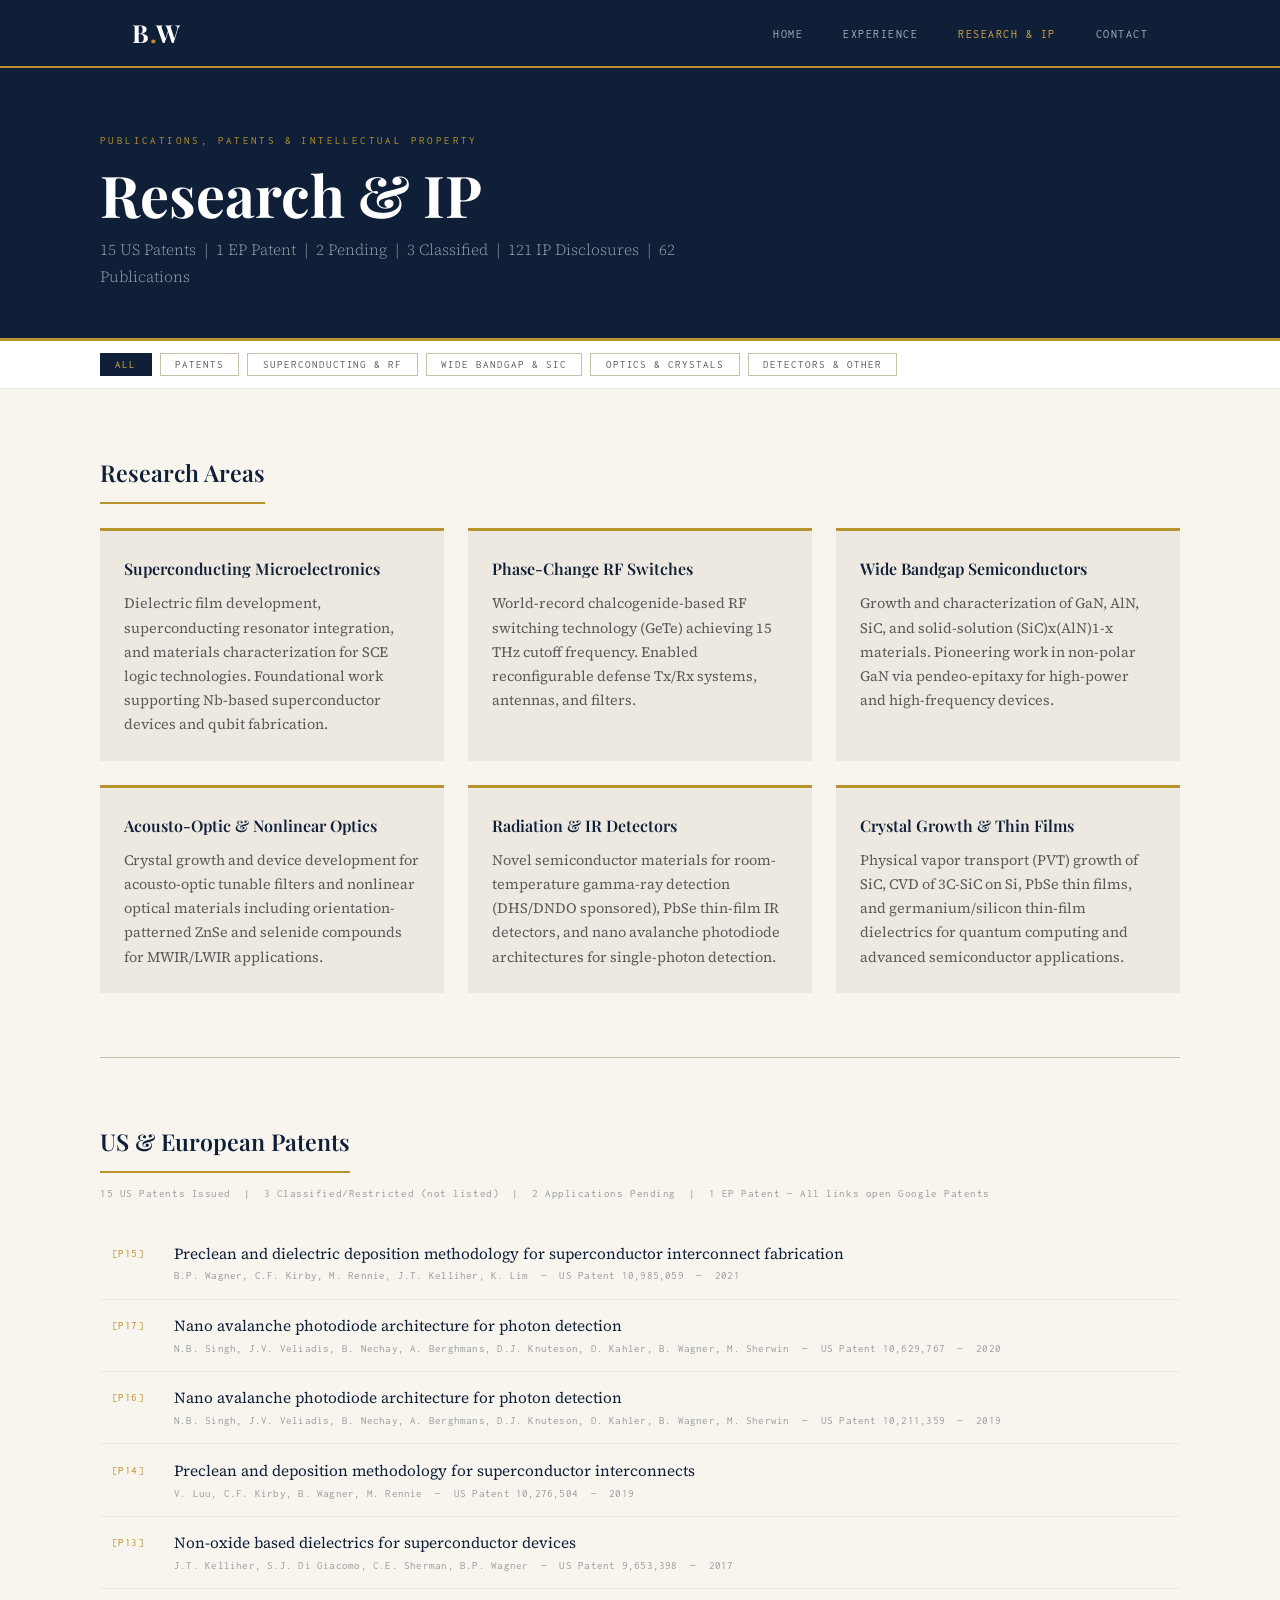
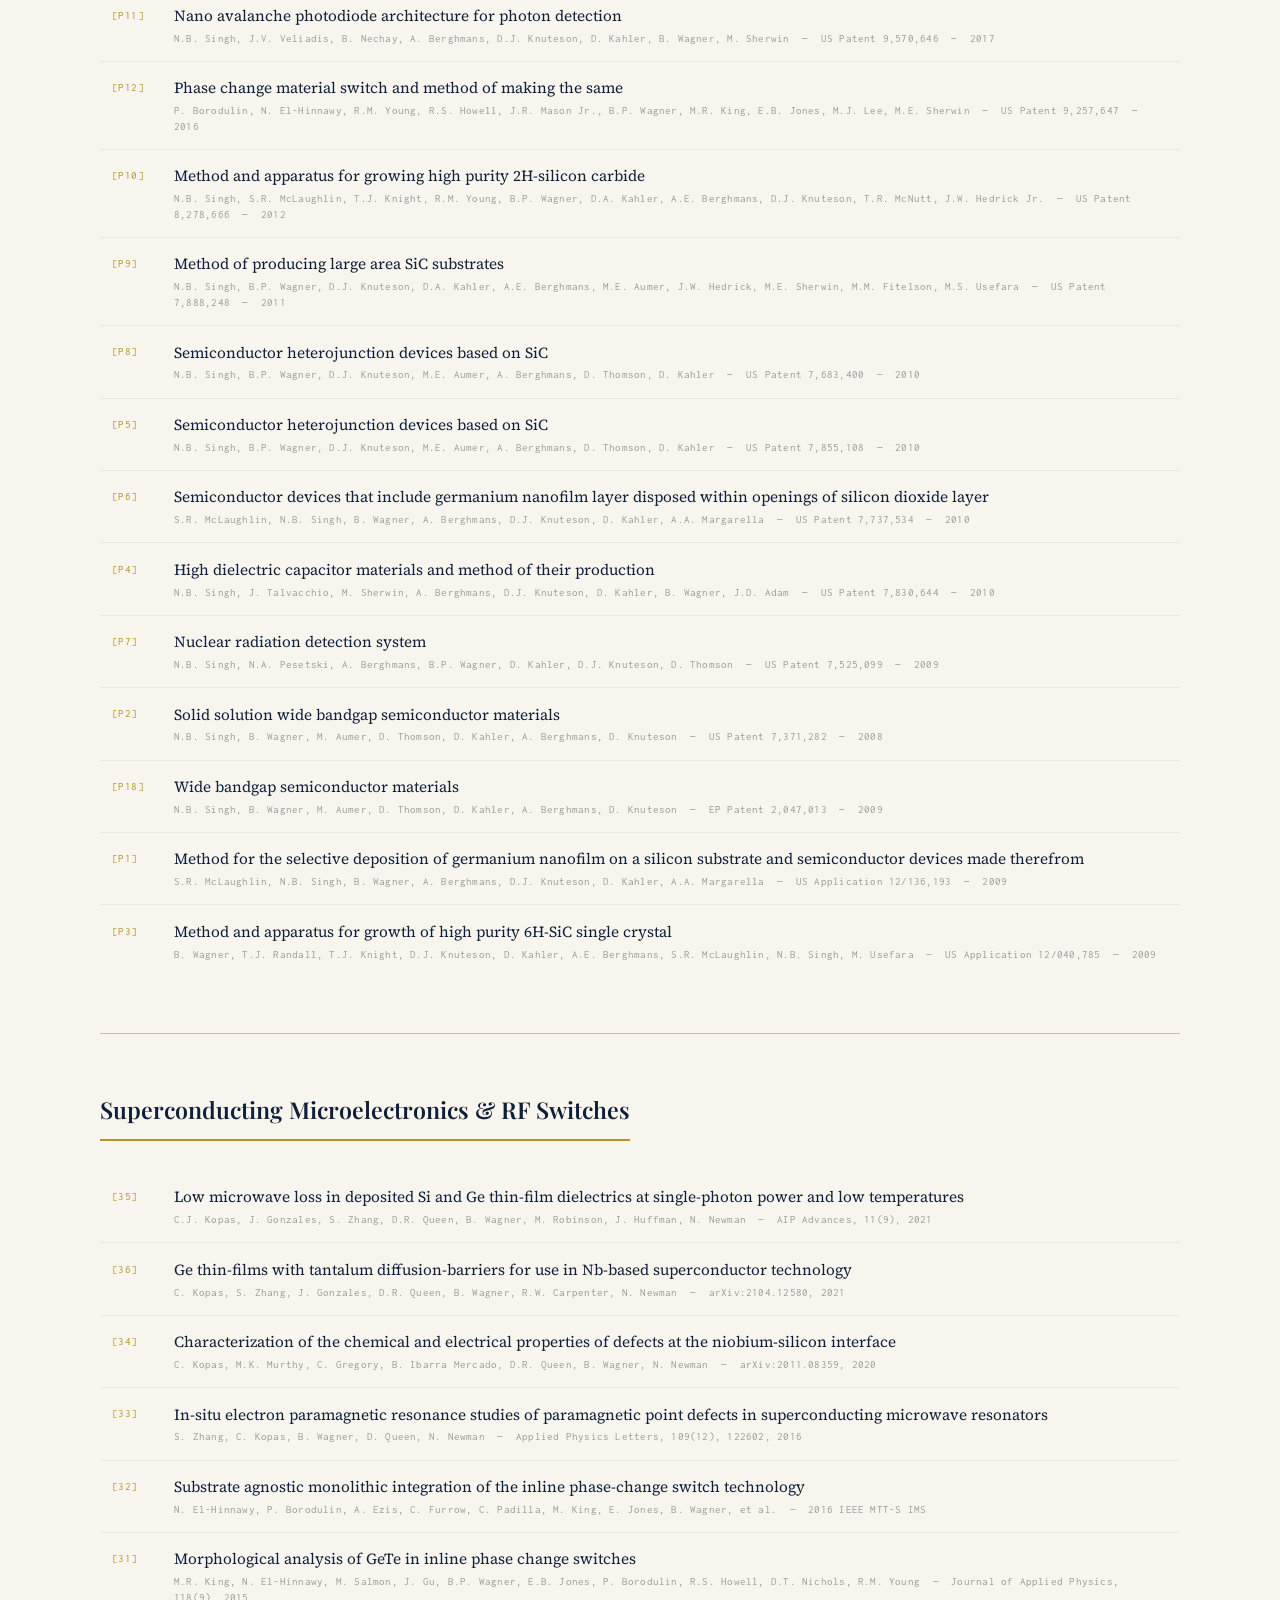
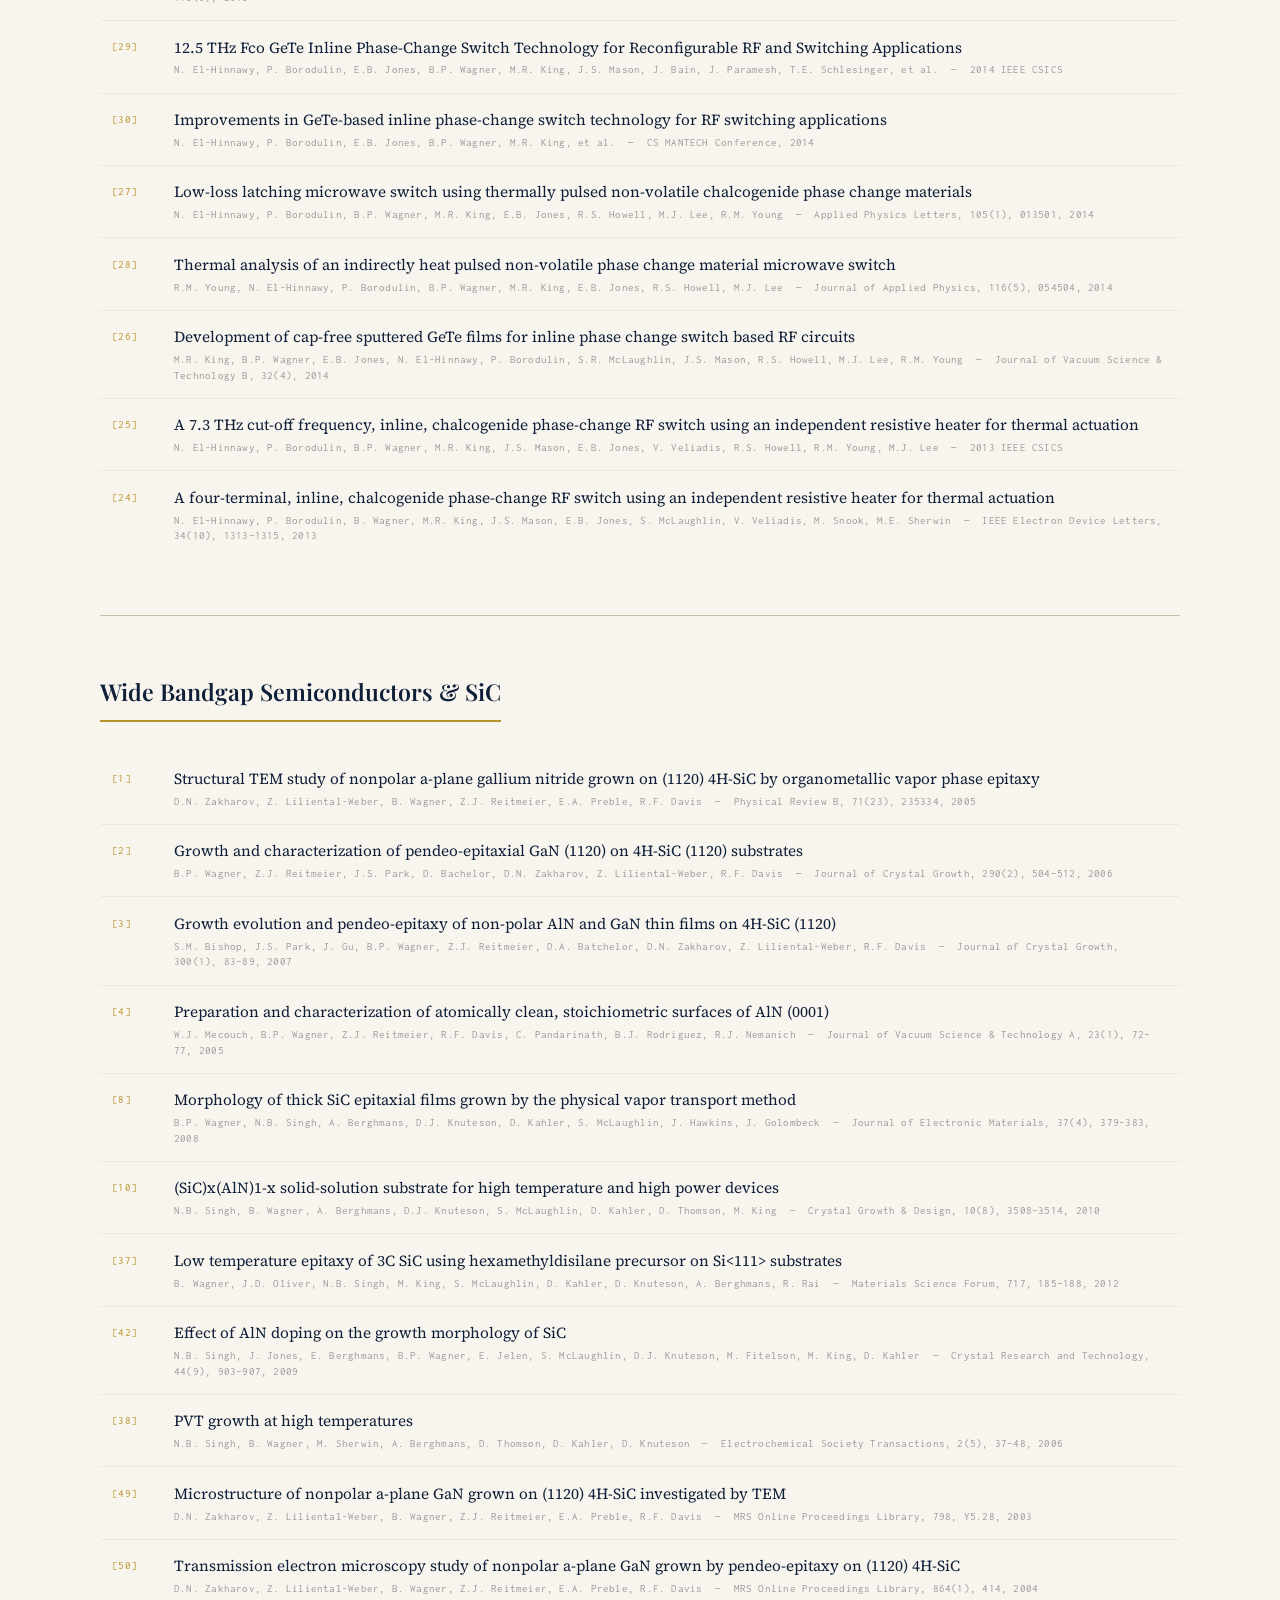
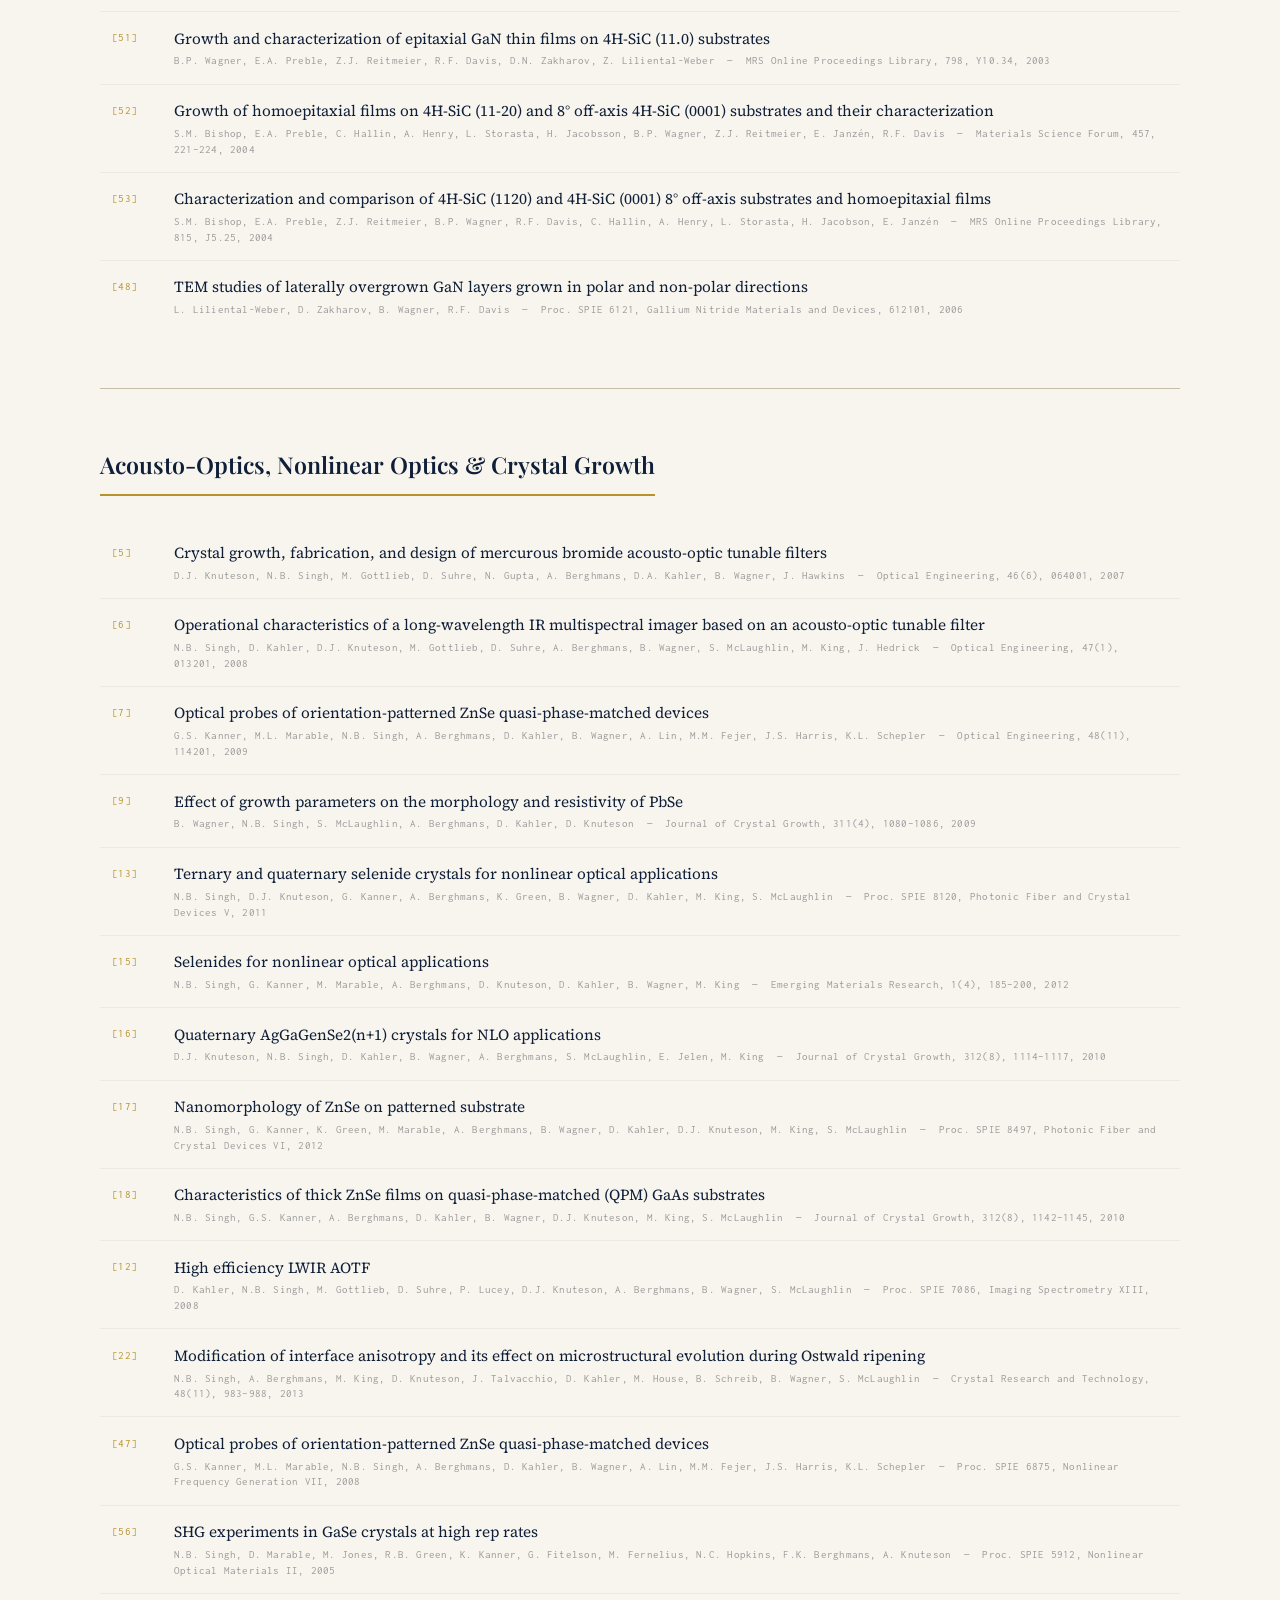
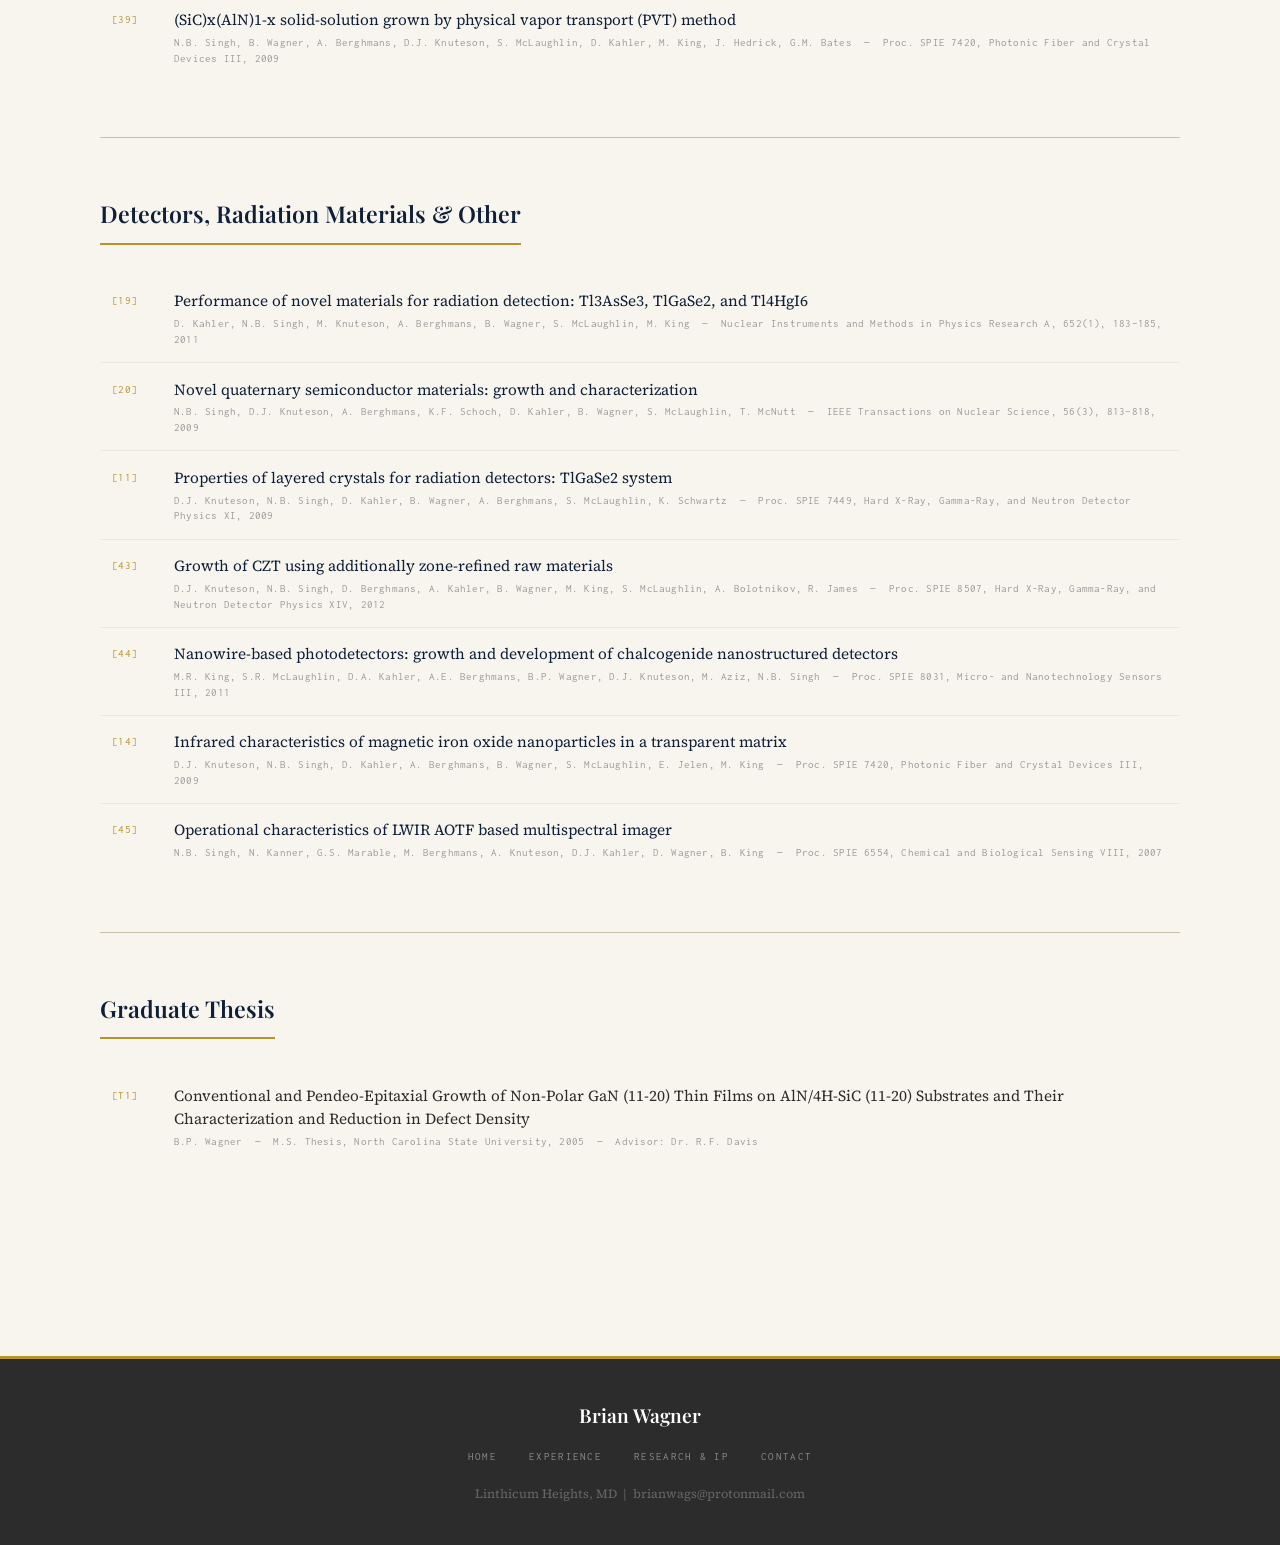
<file: research.html>
<!DOCTYPE html>
<html lang="en">
<head>
  <meta charset="UTF-8" />
  <meta name="viewport" content="width=device-width, initial-scale=1.0"/>
  <title>Research & IP | Brian Wagner</title>
  <link rel="stylesheet" href="style.css" />
  <link rel="preconnect" href="https://fonts.googleapis.com">
  <link href="https://fonts.googleapis.com/css2?family=Playfair+Display:ital,wght@0,400;0,600;0,700;1,400&family=Source+Serif+4:ital,wght@0,300;0,400;0,600;1,300;1,400&family=Inconsolata:wght@400;500&display=swap" rel="stylesheet">
</head>
<body>

  <nav class="navbar">
    <div class="nav-inner">
      <a href="index.html" class="nav-logo">B<span class="dot">.</span>W</a>
      <ul class="nav-links">
        <li><a href="index.html">Home</a></li>
        <li><a href="experience.html">Experience</a></li>
        <li><a href="research.html" class="active">Research & IP</a></li>
        <li><a href="contact.html">Contact</a></li>
      </ul>
      <button class="hamburger" aria-label="Menu" onclick="toggleMenu()">&#9776;</button>
    </div>
    <ul class="nav-mobile" id="mobileMenu">
      <li><a href="index.html">Home</a></li>
      <li><a href="experience.html">Experience</a></li>
      <li><a href="research.html">Research & IP</a></li>
      <li><a href="contact.html">Contact</a></li>
    </ul>
  </nav>

  <div class="page-header">
    <div class="page-header-inner">
      <p class="page-eyebrow">Publications, Patents & Intellectual Property</p>
      <h1>Research & IP</h1>
      <p class="page-sub">15 US Patents &nbsp;|&nbsp; 1 EP Patent &nbsp;|&nbsp; 2 Pending &nbsp;|&nbsp; 3 Classified &nbsp;|&nbsp; 121 IP Disclosures &nbsp;|&nbsp; 62 Publications</p>
    </div>
  </div>

  <div class="filter-bar">
    <div class="filter-inner">
      <button class="filter-btn active" onclick="filterCat('all', this)">All</button>
      <button class="filter-btn" onclick="filterCat('patents', this)">Patents</button>
      <button class="filter-btn" onclick="filterCat('scm', this)">Superconducting & RF</button>
      <button class="filter-btn" onclick="filterCat('wbg', this)">Wide Bandgap & SiC</button>
      <button class="filter-btn" onclick="filterCat('optics', this)">Optics & Crystals</button>
      <button class="filter-btn" onclick="filterCat('det', this)">Detectors & Other</button>
    </div>
  </div>

  <main class="page-main">
    <div class="page-inner">

      <!-- RESEARCH AREAS -->
      <section class="research-summary">
        <h2 class="section-h2">Research Areas</h2>
        <div class="res-area-grid">
          <div class="res-area-card">
            <h3>Superconducting Microelectronics</h3>
            <p>Dielectric film development, superconducting resonator integration, and materials characterization for SCE logic technologies. Foundational work supporting Nb-based superconductor devices and qubit fabrication.</p>
          </div>
          <div class="res-area-card">
            <h3>Phase-Change RF Switches</h3>
            <p>World-record chalcogenide-based RF switching technology (GeTe) achieving 15 THz cutoff frequency. Enabled reconfigurable defense Tx/Rx systems, antennas, and filters.</p>
          </div>
          <div class="res-area-card">
            <h3>Wide Bandgap Semiconductors</h3>
            <p>Growth and characterization of GaN, AlN, SiC, and solid-solution (SiC)x(AlN)1-x materials. Pioneering work in non-polar GaN via pendeo-epitaxy for high-power and high-frequency devices.</p>
          </div>
          <div class="res-area-card">
            <h3>Acousto-Optic & Nonlinear Optics</h3>
            <p>Crystal growth and device development for acousto-optic tunable filters and nonlinear optical materials including orientation-patterned ZnSe and selenide compounds for MWIR/LWIR applications.</p>
          </div>
          <div class="res-area-card">
            <h3>Radiation & IR Detectors</h3>
            <p>Novel semiconductor materials for room-temperature gamma-ray detection (DHS/DNDO sponsored), PbSe thin-film IR detectors, and nano avalanche photodiode architectures for single-photon detection.</p>
          </div>
          <div class="res-area-card">
            <h3>Crystal Growth & Thin Films</h3>
            <p>Physical vapor transport (PVT) growth of SiC, CVD of 3C-SiC on Si, PbSe thin films, and germanium/silicon thin-film dielectrics for quantum computing and advanced semiconductor applications.</p>
          </div>
        </div>
      </section>

      <!-- PATENTS -->
      <section class="pub-section" data-cat="patents">
        <h2 class="section-h2">US & European Patents</h2>
        <p class="section-note">15 US Patents Issued &nbsp;|&nbsp; 3 Classified/Restricted (not listed) &nbsp;|&nbsp; 2 Applications Pending &nbsp;|&nbsp; 1 EP Patent — All links open Google Patents</p>
        <div class="pub-list">

          <div class="pub-item">
            <span class="pub-num">[P15]</span>
            <div class="pub-content">
              <a href="https://patents.google.com/patent/US10985059" target="_blank" class="pub-title">Preclean and dielectric deposition methodology for superconductor interconnect fabrication</a>
              <span class="pub-meta">B.P. Wagner, C.F. Kirby, M. Rennie, J.T. Kelliher, K. Lim &nbsp;—&nbsp; US Patent 10,985,059 &nbsp;—&nbsp; 2021</span>
            </div>
          </div>

          <div class="pub-item">
            <span class="pub-num">[P17]</span>
            <div class="pub-content">
              <a href="https://patents.google.com/patent/US10629767" target="_blank" class="pub-title">Nano avalanche photodiode architecture for photon detection</a>
              <span class="pub-meta">N.B. Singh, J.V. Veliadis, B. Nechay, A. Berghmans, D.J. Knuteson, D. Kahler, B. Wagner, M. Sherwin &nbsp;—&nbsp; US Patent 10,629,767 &nbsp;—&nbsp; 2020</span>
            </div>
          </div>

          <div class="pub-item">
            <span class="pub-num">[P16]</span>
            <div class="pub-content">
              <a href="https://patents.google.com/patent/US10211359" target="_blank" class="pub-title">Nano avalanche photodiode architecture for photon detection</a>
              <span class="pub-meta">N.B. Singh, J.V. Veliadis, B. Nechay, A. Berghmans, D.J. Knuteson, D. Kahler, B. Wagner, M. Sherwin &nbsp;—&nbsp; US Patent 10,211,359 &nbsp;—&nbsp; 2019</span>
            </div>
          </div>

          <div class="pub-item">
            <span class="pub-num">[P14]</span>
            <div class="pub-content">
              <a href="https://patents.google.com/patent/US10276504" target="_blank" class="pub-title">Preclean and deposition methodology for superconductor interconnects</a>
              <span class="pub-meta">V. Luu, C.F. Kirby, B. Wagner, M. Rennie &nbsp;—&nbsp; US Patent 10,276,504 &nbsp;—&nbsp; 2019</span>
            </div>
          </div>

          <div class="pub-item">
            <span class="pub-num">[P13]</span>
            <div class="pub-content">
              <a href="https://patents.google.com/patent/US9653398" target="_blank" class="pub-title">Non-oxide based dielectrics for superconductor devices</a>
              <span class="pub-meta">J.T. Kelliher, S.J. Di Giacomo, C.E. Sherman, B.P. Wagner &nbsp;—&nbsp; US Patent 9,653,398 &nbsp;—&nbsp; 2017</span>
            </div>
          </div>

          <div class="pub-item">
            <span class="pub-num">[P11]</span>
            <div class="pub-content">
              <a href="https://patents.google.com/patent/US9570646" target="_blank" class="pub-title">Nano avalanche photodiode architecture for photon detection</a>
              <span class="pub-meta">N.B. Singh, J.V. Veliadis, B. Nechay, A. Berghmans, D.J. Knuteson, D. Kahler, B. Wagner, M. Sherwin &nbsp;—&nbsp; US Patent 9,570,646 &nbsp;—&nbsp; 2017</span>
            </div>
          </div>

          <div class="pub-item">
            <span class="pub-num">[P12]</span>
            <div class="pub-content">
              <a href="https://patents.google.com/patent/US9257647" target="_blank" class="pub-title">Phase change material switch and method of making the same</a>
              <span class="pub-meta">P. Borodulin, N. El-Hinnawy, R.M. Young, R.S. Howell, J.R. Mason Jr., B.P. Wagner, M.R. King, E.B. Jones, M.J. Lee, M.E. Sherwin &nbsp;—&nbsp; US Patent 9,257,647 &nbsp;—&nbsp; 2016</span>
            </div>
          </div>

          <div class="pub-item">
            <span class="pub-num">[P10]</span>
            <div class="pub-content">
              <a href="https://patents.google.com/patent/US8278666" target="_blank" class="pub-title">Method and apparatus for growing high purity 2H-silicon carbide</a>
              <span class="pub-meta">N.B. Singh, S.R. McLaughlin, T.J. Knight, R.M. Young, B.P. Wagner, D.A. Kahler, A.E. Berghmans, D.J. Knuteson, T.R. McNutt, J.W. Hedrick Jr. &nbsp;—&nbsp; US Patent 8,278,666 &nbsp;—&nbsp; 2012</span>
            </div>
          </div>

          <div class="pub-item">
            <span class="pub-num">[P9]</span>
            <div class="pub-content">
              <a href="https://patents.google.com/patent/US7888248" target="_blank" class="pub-title">Method of producing large area SiC substrates</a>
              <span class="pub-meta">N.B. Singh, B.P. Wagner, D.J. Knuteson, D.A. Kahler, A.E. Berghmans, M.E. Aumer, J.W. Hedrick, M.E. Sherwin, M.M. Fitelson, M.S. Usefara &nbsp;—&nbsp; US Patent 7,888,248 &nbsp;—&nbsp; 2011</span>
            </div>
          </div>

          <div class="pub-item">
            <span class="pub-num">[P8]</span>
            <div class="pub-content">
              <a href="https://patents.google.com/patent/US7683400" target="_blank" class="pub-title">Semiconductor heterojunction devices based on SiC</a>
              <span class="pub-meta">N.B. Singh, B.P. Wagner, D.J. Knuteson, M.E. Aumer, A. Berghmans, D. Thomson, D. Kahler &nbsp;—&nbsp; US Patent 7,683,400 &nbsp;—&nbsp; 2010</span>
            </div>
          </div>

          <div class="pub-item">
            <span class="pub-num">[P5]</span>
            <div class="pub-content">
              <a href="https://patents.google.com/patent/US7855108" target="_blank" class="pub-title">Semiconductor heterojunction devices based on SiC</a>
              <span class="pub-meta">N.B. Singh, B.P. Wagner, D.J. Knuteson, M.E. Aumer, A. Berghmans, D. Thomson, D. Kahler &nbsp;—&nbsp; US Patent 7,855,108 &nbsp;—&nbsp; 2010</span>
            </div>
          </div>

          <div class="pub-item">
            <span class="pub-num">[P6]</span>
            <div class="pub-content">
              <a href="https://patents.google.com/patent/US7737534" target="_blank" class="pub-title">Semiconductor devices that include germanium nanofilm layer disposed within openings of silicon dioxide layer</a>
              <span class="pub-meta">S.R. McLaughlin, N.B. Singh, B. Wagner, A. Berghmans, D.J. Knuteson, D. Kahler, A.A. Margarella &nbsp;—&nbsp; US Patent 7,737,534 &nbsp;—&nbsp; 2010</span>
            </div>
          </div>

          <div class="pub-item">
            <span class="pub-num">[P4]</span>
            <div class="pub-content">
              <a href="https://patents.google.com/patent/US7830644" target="_blank" class="pub-title">High dielectric capacitor materials and method of their production</a>
              <span class="pub-meta">N.B. Singh, J. Talvacchio, M. Sherwin, A. Berghmans, D.J. Knuteson, D. Kahler, B. Wagner, J.D. Adam &nbsp;—&nbsp; US Patent 7,830,644 &nbsp;—&nbsp; 2010</span>
            </div>
          </div>

          <div class="pub-item">
            <span class="pub-num">[P7]</span>
            <div class="pub-content">
              <a href="https://patents.google.com/patent/US7525099" target="_blank" class="pub-title">Nuclear radiation detection system</a>
              <span class="pub-meta">N.B. Singh, N.A. Pesetski, A. Berghmans, B.P. Wagner, D. Kahler, D.J. Knuteson, D. Thomson &nbsp;—&nbsp; US Patent 7,525,099 &nbsp;—&nbsp; 2009</span>
            </div>
          </div>

          <div class="pub-item">
            <span class="pub-num">[P2]</span>
            <div class="pub-content">
              <a href="https://patents.google.com/patent/US7371282" target="_blank" class="pub-title">Solid solution wide bandgap semiconductor materials</a>
              <span class="pub-meta">N.B. Singh, B. Wagner, M. Aumer, D. Thomson, D. Kahler, A. Berghmans, D. Knuteson &nbsp;—&nbsp; US Patent 7,371,282 &nbsp;—&nbsp; 2008</span>
            </div>
          </div>

          <div class="pub-item">
            <span class="pub-num">[P18]</span>
            <div class="pub-content">
              <a href="https://patents.google.com/patent/EP2047013" target="_blank" class="pub-title">Wide bandgap semiconductor materials</a>
              <span class="pub-meta">N.B. Singh, B. Wagner, M. Aumer, D. Thomson, D. Kahler, A. Berghmans, D. Knuteson &nbsp;—&nbsp; EP Patent 2,047,013 &nbsp;—&nbsp; 2009</span>
            </div>
          </div>

          <div class="pub-item">
            <span class="pub-num">[P1]</span>
            <div class="pub-content">
              <a href="https://patents.google.com/patent/US20090302388" target="_blank" class="pub-title">Method for the selective deposition of germanium nanofilm on a silicon substrate and semiconductor devices made therefrom</a>
              <span class="pub-meta">S.R. McLaughlin, N.B. Singh, B. Wagner, A. Berghmans, D.J. Knuteson, D. Kahler, A.A. Margarella &nbsp;—&nbsp; US Application 12/136,193 &nbsp;—&nbsp; 2009</span>
            </div>
          </div>

          <div class="pub-item">
            <span class="pub-num">[P3]</span>
            <div class="pub-content">
              <a href="https://patents.google.com/patent/US20090218566" target="_blank" class="pub-title">Method and apparatus for growth of high purity 6H-SiC single crystal</a>
              <span class="pub-meta">B. Wagner, T.J. Randall, T.J. Knight, D.J. Knuteson, D. Kahler, A.E. Berghmans, S.R. McLaughlin, N.B. Singh, M. Usefara &nbsp;—&nbsp; US Application 12/040,785 &nbsp;—&nbsp; 2009</span>
            </div>
          </div>

        </div>
      </section>

      <!-- SUPERCONDUCTING & RF -->
      <section class="pub-section" data-cat="scm">
        <h2 class="section-h2">Superconducting Microelectronics & RF Switches</h2>
        <div class="pub-list">

          <div class="pub-item">
            <span class="pub-num">[35]</span>
            <div class="pub-content">
              <a href="https://doi.org/10.1063/5.0041525" target="_blank" class="pub-title">Low microwave loss in deposited Si and Ge thin-film dielectrics at single-photon power and low temperatures</a>
              <span class="pub-meta">C.J. Kopas, J. Gonzales, S. Zhang, D.R. Queen, B. Wagner, M. Robinson, J. Huffman, N. Newman &nbsp;—&nbsp; AIP Advances, 11(9), 2021</span>
            </div>
          </div>

          <div class="pub-item">
            <span class="pub-num">[36]</span>
            <div class="pub-content">
              <a href="https://arxiv.org/abs/2104.12580" target="_blank" class="pub-title">Ge thin-films with tantalum diffusion-barriers for use in Nb-based superconductor technology</a>
              <span class="pub-meta">C. Kopas, S. Zhang, J. Gonzales, D.R. Queen, B. Wagner, R.W. Carpenter, N. Newman &nbsp;—&nbsp; arXiv:2104.12580, 2021</span>
            </div>
          </div>

          <div class="pub-item">
            <span class="pub-num">[34]</span>
            <div class="pub-content">
              <a href="https://arxiv.org/abs/2011.08359" target="_blank" class="pub-title">Characterization of the chemical and electrical properties of defects at the niobium-silicon interface</a>
              <span class="pub-meta">C. Kopas, M.K. Murthy, C. Gregory, B. Ibarra Mercado, D.R. Queen, B. Wagner, N. Newman &nbsp;—&nbsp; arXiv:2011.08359, 2020</span>
            </div>
          </div>

          <div class="pub-item">
            <span class="pub-num">[33]</span>
            <div class="pub-content">
              <a href="https://doi.org/10.1063/1.4962953" target="_blank" class="pub-title">In-situ electron paramagnetic resonance studies of paramagnetic point defects in superconducting microwave resonators</a>
              <span class="pub-meta">S. Zhang, C. Kopas, B. Wagner, D. Queen, N. Newman &nbsp;—&nbsp; Applied Physics Letters, 109(12), 122602, 2016</span>
            </div>
          </div>

          <div class="pub-item">
            <span class="pub-num">[32]</span>
            <div class="pub-content">
              <a href="https://doi.org/10.1109/MWSYM.2016.7540360" target="_blank" class="pub-title">Substrate agnostic monolithic integration of the inline phase-change switch technology</a>
              <span class="pub-meta">N. El-Hinnawy, P. Borodulin, A. Ezis, C. Furrow, C. Padilla, M. King, E. Jones, B. Wagner, et al. &nbsp;—&nbsp; 2016 IEEE MTT-S IMS</span>
            </div>
          </div>

          <div class="pub-item">
            <span class="pub-num">[31]</span>
            <div class="pub-content">
              <a href="https://doi.org/10.1063/1.4929890" target="_blank" class="pub-title">Morphological analysis of GeTe in inline phase change switches</a>
              <span class="pub-meta">M.R. King, N. El-Hinnawy, M. Salmon, J. Gu, B.P. Wagner, E.B. Jones, P. Borodulin, R.S. Howell, D.T. Nichols, R.M. Young &nbsp;—&nbsp; Journal of Applied Physics, 118(9), 2015</span>
            </div>
          </div>

          <div class="pub-item">
            <span class="pub-num">[29]</span>
            <div class="pub-content">
              <a href="https://doi.org/10.1109/CSICS.2014.6978522" target="_blank" class="pub-title">12.5 THz Fco GeTe Inline Phase-Change Switch Technology for Reconfigurable RF and Switching Applications</a>
              <span class="pub-meta">N. El-Hinnawy, P. Borodulin, E.B. Jones, B.P. Wagner, M.R. King, J.S. Mason, J. Bain, J. Paramesh, T.E. Schlesinger, et al. &nbsp;—&nbsp; 2014 IEEE CSICS</span>
            </div>
          </div>

          <div class="pub-item">
            <span class="pub-num">[30]</span>
            <div class="pub-content">
              <a href="https://www.researchgate.net/publication/327520340_Improvements_in_GeTe-based_Phase_Change_RF_Switches" target="_blank" class="pub-title">Improvements in GeTe-based inline phase-change switch technology for RF switching applications</a>
              <span class="pub-meta">N. El-Hinnawy, P. Borodulin, E.B. Jones, B.P. Wagner, M.R. King, et al. &nbsp;—&nbsp; CS MANTECH Conference, 2014</span>
            </div>
          </div>

          <div class="pub-item">
            <span class="pub-num">[27]</span>
            <div class="pub-content">
              <a href="https://doi.org/10.1063/1.4885388" target="_blank" class="pub-title">Low-loss latching microwave switch using thermally pulsed non-volatile chalcogenide phase change materials</a>
              <span class="pub-meta">N. El-Hinnawy, P. Borodulin, B.P. Wagner, M.R. King, E.B. Jones, R.S. Howell, M.J. Lee, R.M. Young &nbsp;—&nbsp; Applied Physics Letters, 105(1), 013501, 2014</span>
            </div>
          </div>

          <div class="pub-item">
            <span class="pub-num">[28]</span>
            <div class="pub-content">
              <a href="https://doi.org/10.1063/1.4891239" target="_blank" class="pub-title">Thermal analysis of an indirectly heat pulsed non-volatile phase change material microwave switch</a>
              <span class="pub-meta">R.M. Young, N. El-Hinnawy, P. Borodulin, B.P. Wagner, M.R. King, E.B. Jones, R.S. Howell, M.J. Lee &nbsp;—&nbsp; Journal of Applied Physics, 116(5), 054504, 2014</span>
            </div>
          </div>

          <div class="pub-item">
            <span class="pub-num">[26]</span>
            <div class="pub-content">
              <a href="https://doi.org/10.1116/1.4886404" target="_blank" class="pub-title">Development of cap-free sputtered GeTe films for inline phase change switch based RF circuits</a>
              <span class="pub-meta">M.R. King, B.P. Wagner, E.B. Jones, N. El-Hinnawy, P. Borodulin, S.R. McLaughlin, J.S. Mason, R.S. Howell, M.J. Lee, R.M. Young &nbsp;—&nbsp; Journal of Vacuum Science & Technology B, 32(4), 2014</span>
            </div>
          </div>

          <div class="pub-item">
            <span class="pub-num">[25]</span>
            <div class="pub-content">
              <a href="https://doi.org/10.1109/CSICS.2013.6659554" target="_blank" class="pub-title">A 7.3 THz cut-off frequency, inline, chalcogenide phase-change RF switch using an independent resistive heater for thermal actuation</a>
              <span class="pub-meta">N. El-Hinnawy, P. Borodulin, B.P. Wagner, M.R. King, J.S. Mason, E.B. Jones, V. Veliadis, R.S. Howell, R.M. Young, M.J. Lee &nbsp;—&nbsp; 2013 IEEE CSICS</span>
            </div>
          </div>

          <div class="pub-item">
            <span class="pub-num">[24]</span>
            <div class="pub-content">
              <a href="https://doi.org/10.1109/LED.2013.2278816" target="_blank" class="pub-title">A four-terminal, inline, chalcogenide phase-change RF switch using an independent resistive heater for thermal actuation</a>
              <span class="pub-meta">N. El-Hinnawy, P. Borodulin, B. Wagner, M.R. King, J.S. Mason, E.B. Jones, S. McLaughlin, V. Veliadis, M. Snook, M.E. Sherwin &nbsp;—&nbsp; IEEE Electron Device Letters, 34(10), 1313–1315, 2013</span>
            </div>
          </div>

        </div>
      </section>

      <!-- WIDE BANDGAP -->
      <section class="pub-section" data-cat="wbg">
        <h2 class="section-h2">Wide Bandgap Semiconductors & SiC</h2>
        <div class="pub-list">

          <div class="pub-item">
            <span class="pub-num">[1]</span>
            <div class="pub-content">
              <a href="https://doi.org/10.1103/PhysRevB.71.235334" target="_blank" class="pub-title">Structural TEM study of nonpolar a-plane gallium nitride grown on (1120) 4H-SiC by organometallic vapor phase epitaxy</a>
              <span class="pub-meta">D.N. Zakharov, Z. Liliental-Weber, B. Wagner, Z.J. Reitmeier, E.A. Preble, R.F. Davis &nbsp;—&nbsp; Physical Review B, 71(23), 235334, 2005</span>
            </div>
          </div>

          <div class="pub-item">
            <span class="pub-num">[2]</span>
            <div class="pub-content">
              <a href="https://doi.org/10.1016/j.jcrysgro.2005.12.120" target="_blank" class="pub-title">Growth and characterization of pendeo-epitaxial GaN (1120) on 4H-SiC (1120) substrates</a>
              <span class="pub-meta">B.P. Wagner, Z.J. Reitmeier, J.S. Park, D. Bachelor, D.N. Zakharov, Z. Liliental-Weber, R.F. Davis &nbsp;—&nbsp; Journal of Crystal Growth, 290(2), 504–512, 2006</span>
            </div>
          </div>

          <div class="pub-item">
            <span class="pub-num">[3]</span>
            <div class="pub-content">
              <a href="https://doi.org/10.1016/j.jcrysgro.2006.11.042" target="_blank" class="pub-title">Growth evolution and pendeo-epitaxy of non-polar AlN and GaN thin films on 4H-SiC (1120)</a>
              <span class="pub-meta">S.M. Bishop, J.S. Park, J. Gu, B.P. Wagner, Z.J. Reitmeier, D.A. Batchelor, D.N. Zakharov, Z. Liliental-Weber, R.F. Davis &nbsp;—&nbsp; Journal of Crystal Growth, 300(1), 83–89, 2007</span>
            </div>
          </div>

          <div class="pub-item">
            <span class="pub-num">[4]</span>
            <div class="pub-content">
              <a href="https://doi.org/10.1116/1.1823554" target="_blank" class="pub-title">Preparation and characterization of atomically clean, stoichiometric surfaces of AlN (0001)</a>
              <span class="pub-meta">W.J. Mecouch, B.P. Wagner, Z.J. Reitmeier, R.F. Davis, C. Pandarinath, B.J. Rodriguez, R.J. Nemanich &nbsp;—&nbsp; Journal of Vacuum Science & Technology A, 23(1), 72–77, 2005</span>
            </div>
          </div>

          <div class="pub-item">
            <span class="pub-num">[8]</span>
            <div class="pub-content">
              <a href="https://doi.org/10.1007/s11664-007-0364-5" target="_blank" class="pub-title">Morphology of thick SiC epitaxial films grown by the physical vapor transport method</a>
              <span class="pub-meta">B.P. Wagner, N.B. Singh, A. Berghmans, D.J. Knuteson, D. Kahler, S. McLaughlin, J. Hawkins, J. Golombeck &nbsp;—&nbsp; Journal of Electronic Materials, 37(4), 379–383, 2008</span>
            </div>
          </div>

          <div class="pub-item">
            <span class="pub-num">[10]</span>
            <div class="pub-content">
              <a href="https://doi.org/10.1021/cg1003865" target="_blank" class="pub-title">(SiC)x(AlN)1-x solid-solution substrate for high temperature and high power devices</a>
              <span class="pub-meta">N.B. Singh, B. Wagner, A. Berghmans, D.J. Knuteson, S. McLaughlin, D. Kahler, D. Thomson, M. King &nbsp;—&nbsp; Crystal Growth & Design, 10(8), 3508–3514, 2010</span>
            </div>
          </div>

          <div class="pub-item">
            <span class="pub-num">[37]</span>
            <div class="pub-content">
              <a href="https://doi.org/10.4028/www.scientific.net/MSF.717-720.185" target="_blank" class="pub-title">Low temperature epitaxy of 3C SiC using hexamethyldisilane precursor on Si&lt;111&gt; substrates</a>
              <span class="pub-meta">B. Wagner, J.D. Oliver, N.B. Singh, M. King, S. McLaughlin, D. Kahler, D. Knuteson, A. Berghmans, R. Rai &nbsp;—&nbsp; Materials Science Forum, 717, 185–188, 2012</span>
            </div>
          </div>

          <div class="pub-item">
            <span class="pub-num">[42]</span>
            <div class="pub-content">
              <a href="https://doi.org/10.1002/crat.200900360" target="_blank" class="pub-title">Effect of AlN doping on the growth morphology of SiC</a>
              <span class="pub-meta">N.B. Singh, J. Jones, E. Berghmans, B.P. Wagner, E. Jelen, S. McLaughlin, D.J. Knuteson, M. Fitelson, M. King, D. Kahler &nbsp;—&nbsp; Crystal Research and Technology, 44(9), 903–907, 2009</span>
            </div>
          </div>

          <div class="pub-item">
            <span class="pub-num">[38]</span>
            <div class="pub-content">
              <a href="https://doi.org/10.1149/1.2214745" target="_blank" class="pub-title">PVT growth at high temperatures</a>
              <span class="pub-meta">N.B. Singh, B. Wagner, M. Sherwin, A. Berghmans, D. Thomson, D. Kahler, D. Knuteson &nbsp;—&nbsp; Electrochemical Society Transactions, 2(5), 37–48, 2006</span>
            </div>
          </div>

          <div class="pub-item">
            <span class="pub-num">[49]</span>
            <div class="pub-content">
              <a href="https://doi.org/10.1557/PROC-798-Y5.28" target="_blank" class="pub-title">Microstructure of nonpolar a-plane GaN grown on (1120) 4H-SiC investigated by TEM</a>
              <span class="pub-meta">D.N. Zakharov, Z. Liliental-Weber, B. Wagner, Z.J. Reitmeier, E.A. Preble, R.F. Davis &nbsp;—&nbsp; MRS Online Proceedings Library, 798, Y5.28, 2003</span>
            </div>
          </div>

          <div class="pub-item">
            <span class="pub-num">[50]</span>
            <div class="pub-content">
              <a href="https://doi.org/10.1557/PROC-864-E1.3" target="_blank" class="pub-title">Transmission electron microscopy study of nonpolar a-plane GaN grown by pendeo-epitaxy on (1120) 4H-SiC</a>
              <span class="pub-meta">D.N. Zakharov, Z. Liliental-Weber, B. Wagner, Z.J. Reitmeier, E.A. Preble, R.F. Davis &nbsp;—&nbsp; MRS Online Proceedings Library, 864(1), 414, 2004</span>
            </div>
          </div>

          <div class="pub-item">
            <span class="pub-num">[51]</span>
            <div class="pub-content">
              <a href="https://doi.org/10.1557/PROC-798-Y10.34" target="_blank" class="pub-title">Growth and characterization of epitaxial GaN thin films on 4H-SiC (11.0) substrates</a>
              <span class="pub-meta">B.P. Wagner, E.A. Preble, Z.J. Reitmeier, R.F. Davis, D.N. Zakharov, Z. Liliental-Weber &nbsp;—&nbsp; MRS Online Proceedings Library, 798, Y10.34, 2003</span>
            </div>
          </div>

          <div class="pub-item">
            <span class="pub-num">[52]</span>
            <div class="pub-content">
              <a href="https://doi.org/10.4028/www.scientific.net/MSF.457-460.221" target="_blank" class="pub-title">Growth of homoepitaxial films on 4H-SiC (11-20) and 8° off-axis 4H-SiC (0001) substrates and their characterization</a>
              <span class="pub-meta">S.M. Bishop, E.A. Preble, C. Hallin, A. Henry, L. Storasta, H. Jacobsson, B.P. Wagner, Z.J. Reitmeier, E. Janzén, R.F. Davis &nbsp;—&nbsp; Materials Science Forum, 457, 221–224, 2004</span>
            </div>
          </div>

          <div class="pub-item">
            <span class="pub-num">[53]</span>
            <div class="pub-content">
              <a href="https://doi.org/10.1557/PROC-815-J5.25" target="_blank" class="pub-title">Characterization and comparison of 4H-SiC (1120) and 4H-SiC (0001) 8° off-axis substrates and homoepitaxial films</a>
              <span class="pub-meta">S.M. Bishop, E.A. Preble, Z.J. Reitmeier, B.P. Wagner, R.F. Davis, C. Hallin, A. Henry, L. Storasta, H. Jacobson, E. Janzén &nbsp;—&nbsp; MRS Online Proceedings Library, 815, J5.25, 2004</span>
            </div>
          </div>

          <div class="pub-item">
            <span class="pub-num">[48]</span>
            <div class="pub-content">
              <a href="https://doi.org/10.1117/12.645946" target="_blank" class="pub-title">TEM studies of laterally overgrown GaN layers grown in polar and non-polar directions</a>
              <span class="pub-meta">L. Liliental-Weber, D. Zakharov, B. Wagner, R.F. Davis &nbsp;—&nbsp; Proc. SPIE 6121, Gallium Nitride Materials and Devices, 612101, 2006</span>
            </div>
          </div>

        </div>
      </section>

      <!-- OPTICS & CRYSTALS -->
      <section class="pub-section" data-cat="optics">
        <h2 class="section-h2">Acousto-Optics, Nonlinear Optics & Crystal Growth</h2>
        <div class="pub-list">

          <div class="pub-item">
            <span class="pub-num">[5]</span>
            <div class="pub-content">
              <a href="https://doi.org/10.1117/1.2744369" target="_blank" class="pub-title">Crystal growth, fabrication, and design of mercurous bromide acousto-optic tunable filters</a>
              <span class="pub-meta">D.J. Knuteson, N.B. Singh, M. Gottlieb, D. Suhre, N. Gupta, A. Berghmans, D.A. Kahler, B. Wagner, J. Hawkins &nbsp;—&nbsp; Optical Engineering, 46(6), 064001, 2007</span>
            </div>
          </div>

          <div class="pub-item">
            <span class="pub-num">[6]</span>
            <div class="pub-content">
              <a href="https://doi.org/10.1117/1.2829819" target="_blank" class="pub-title">Operational characteristics of a long-wavelength IR multispectral imager based on an acousto-optic tunable filter</a>
              <span class="pub-meta">N.B. Singh, D. Kahler, D.J. Knuteson, M. Gottlieb, D. Suhre, A. Berghmans, B. Wagner, S. McLaughlin, M. King, J. Hedrick &nbsp;—&nbsp; Optical Engineering, 47(1), 013201, 2008</span>
            </div>
          </div>

          <div class="pub-item">
            <span class="pub-num">[7]</span>
            <div class="pub-content">
              <a href="https://doi.org/10.1117/1.3262623" target="_blank" class="pub-title">Optical probes of orientation-patterned ZnSe quasi-phase-matched devices</a>
              <span class="pub-meta">G.S. Kanner, M.L. Marable, N.B. Singh, A. Berghmans, D. Kahler, B. Wagner, A. Lin, M.M. Fejer, J.S. Harris, K.L. Schepler &nbsp;—&nbsp; Optical Engineering, 48(11), 114201, 2009</span>
            </div>
          </div>

          <div class="pub-item">
            <span class="pub-num">[9]</span>
            <div class="pub-content">
              <a href="https://doi.org/10.1016/j.jcrysgro.2008.12.027" target="_blank" class="pub-title">Effect of growth parameters on the morphology and resistivity of PbSe</a>
              <span class="pub-meta">B. Wagner, N.B. Singh, S. McLaughlin, A. Berghmans, D. Kahler, D. Knuteson &nbsp;—&nbsp; Journal of Crystal Growth, 311(4), 1080–1086, 2009</span>
            </div>
          </div>

          <div class="pub-item">
            <span class="pub-num">[13]</span>
            <div class="pub-content">
              <a href="https://doi.org/10.1117/12.893702" target="_blank" class="pub-title">Ternary and quaternary selenide crystals for nonlinear optical applications</a>
              <span class="pub-meta">N.B. Singh, D.J. Knuteson, G. Kanner, A. Berghmans, K. Green, B. Wagner, D. Kahler, M. King, S. McLaughlin &nbsp;—&nbsp; Proc. SPIE 8120, Photonic Fiber and Crystal Devices V, 2011</span>
            </div>
          </div>

          <div class="pub-item">
            <span class="pub-num">[15]</span>
            <div class="pub-content">
              <a href="https://doi.org/10.1680/emr.12.00003" target="_blank" class="pub-title">Selenides for nonlinear optical applications</a>
              <span class="pub-meta">N.B. Singh, G. Kanner, M. Marable, A. Berghmans, D. Knuteson, D. Kahler, B. Wagner, M. King &nbsp;—&nbsp; Emerging Materials Research, 1(4), 185–200, 2012</span>
            </div>
          </div>

          <div class="pub-item">
            <span class="pub-num">[16]</span>
            <div class="pub-content">
              <a href="https://doi.org/10.1016/j.jcrysgro.2010.01.037" target="_blank" class="pub-title">Quaternary AgGaGenSe2(n+1) crystals for NLO applications</a>
              <span class="pub-meta">D.J. Knuteson, N.B. Singh, D. Kahler, B. Wagner, A. Berghmans, S. McLaughlin, E. Jelen, M. King &nbsp;—&nbsp; Journal of Crystal Growth, 312(8), 1114–1117, 2010</span>
            </div>
          </div>

          <div class="pub-item">
            <span class="pub-num">[17]</span>
            <div class="pub-content">
              <a href="https://doi.org/10.1117/12.929640" target="_blank" class="pub-title">Nanomorphology of ZnSe on patterned substrate</a>
              <span class="pub-meta">N.B. Singh, G. Kanner, K. Green, M. Marable, A. Berghmans, B. Wagner, D. Kahler, D.J. Knuteson, M. King, S. McLaughlin &nbsp;—&nbsp; Proc. SPIE 8497, Photonic Fiber and Crystal Devices VI, 2012</span>
            </div>
          </div>

          <div class="pub-item">
            <span class="pub-num">[18]</span>
            <div class="pub-content">
              <a href="https://doi.org/10.1016/j.jcrysgro.2010.01.013" target="_blank" class="pub-title">Characteristics of thick ZnSe films on quasi-phase-matched (QPM) GaAs substrates</a>
              <span class="pub-meta">N.B. Singh, G.S. Kanner, A. Berghmans, D. Kahler, B. Wagner, D.J. Knuteson, M. King, S. McLaughlin &nbsp;—&nbsp; Journal of Crystal Growth, 312(8), 1142–1145, 2010</span>
            </div>
          </div>

          <div class="pub-item">
            <span class="pub-num">[12]</span>
            <div class="pub-content">
              <a href="https://doi.org/10.1117/12.796025" target="_blank" class="pub-title">High efficiency LWIR AOTF</a>
              <span class="pub-meta">D. Kahler, N.B. Singh, M. Gottlieb, D. Suhre, P. Lucey, D.J. Knuteson, A. Berghmans, B. Wagner, S. McLaughlin &nbsp;—&nbsp; Proc. SPIE 7086, Imaging Spectrometry XIII, 2008</span>
            </div>
          </div>

          <div class="pub-item">
            <span class="pub-num">[22]</span>
            <div class="pub-content">
              <a href="https://doi.org/10.1002/crat.201300132" target="_blank" class="pub-title">Modification of interface anisotropy and its effect on microstructural evolution during Ostwald ripening</a>
              <span class="pub-meta">N.B. Singh, A. Berghmans, M. King, D. Knuteson, J. Talvacchio, D. Kahler, M. House, B. Schreib, B. Wagner, S. McLaughlin &nbsp;—&nbsp; Crystal Research and Technology, 48(11), 983–988, 2013</span>
            </div>
          </div>

          <div class="pub-item">
            <span class="pub-num">[47]</span>
            <div class="pub-content">
              <a href="https://doi.org/10.1117/12.762584" target="_blank" class="pub-title">Optical probes of orientation-patterned ZnSe quasi-phase-matched devices</a>
              <span class="pub-meta">G.S. Kanner, M.L. Marable, N.B. Singh, A. Berghmans, D. Kahler, B. Wagner, A. Lin, M.M. Fejer, J.S. Harris, K.L. Schepler &nbsp;—&nbsp; Proc. SPIE 6875, Nonlinear Frequency Generation VII, 2008</span>
            </div>
          </div>

          <div class="pub-item">
            <span class="pub-num">[56]</span>
            <div class="pub-content">
              <a href="https://doi.org/10.1117/12.618437" target="_blank" class="pub-title">SHG experiments in GaSe crystals at high rep rates</a>
              <span class="pub-meta">N.B. Singh, D. Marable, M. Jones, R.B. Green, K. Kanner, G. Fitelson, M. Fernelius, N.C. Hopkins, F.K. Berghmans, A. Knuteson &nbsp;—&nbsp; Proc. SPIE 5912, Nonlinear Optical Materials II, 2005</span>
            </div>
          </div>

          <div class="pub-item">
            <span class="pub-num">[39]</span>
            <div class="pub-content">
              <a href="https://doi.org/10.1117/12.825901" target="_blank" class="pub-title">(SiC)x(AlN)1-x solid-solution grown by physical vapor transport (PVT) method</a>
              <span class="pub-meta">N.B. Singh, B. Wagner, A. Berghmans, D.J. Knuteson, S. McLaughlin, D. Kahler, M. King, J. Hedrick, G.M. Bates &nbsp;—&nbsp; Proc. SPIE 7420, Photonic Fiber and Crystal Devices III, 2009</span>
            </div>
          </div>

        </div>
      </section>

      <!-- DETECTORS & OTHER -->
      <section class="pub-section" data-cat="det">
        <h2 class="section-h2">Detectors, Radiation Materials & Other</h2>
        <div class="pub-list">

          <div class="pub-item">
            <span class="pub-num">[19]</span>
            <div class="pub-content">
              <a href="https://doi.org/10.1016/j.nima.2011.01.036" target="_blank" class="pub-title">Performance of novel materials for radiation detection: Tl3AsSe3, TlGaSe2, and Tl4HgI6</a>
              <span class="pub-meta">D. Kahler, N.B. Singh, M. Knuteson, A. Berghmans, B. Wagner, S. McLaughlin, M. King &nbsp;—&nbsp; Nuclear Instruments and Methods in Physics Research A, 652(1), 183–185, 2011</span>
            </div>
          </div>

          <div class="pub-item">
            <span class="pub-num">[20]</span>
            <div class="pub-content">
              <a href="https://doi.org/10.1109/TNS.2009.2015162" target="_blank" class="pub-title">Novel quaternary semiconductor materials: growth and characterization</a>
              <span class="pub-meta">N.B. Singh, D.J. Knuteson, A. Berghmans, K.F. Schoch, D. Kahler, B. Wagner, S. McLaughlin, T. McNutt &nbsp;—&nbsp; IEEE Transactions on Nuclear Science, 56(3), 813–818, 2009</span>
            </div>
          </div>

          <div class="pub-item">
            <span class="pub-num">[11]</span>
            <div class="pub-content">
              <a href="https://doi.org/10.1117/12.825914" target="_blank" class="pub-title">Properties of layered crystals for radiation detectors: TlGaSe2 system</a>
              <span class="pub-meta">D.J. Knuteson, N.B. Singh, D. Kahler, B. Wagner, A. Berghmans, S. McLaughlin, K. Schwartz &nbsp;—&nbsp; Proc. SPIE 7449, Hard X-Ray, Gamma-Ray, and Neutron Detector Physics XI, 2009</span>
            </div>
          </div>

          <div class="pub-item">
            <span class="pub-num">[43]</span>
            <div class="pub-content">
              <a href="https://doi.org/10.1117/12.929555" target="_blank" class="pub-title">Growth of CZT using additionally zone-refined raw materials</a>
              <span class="pub-meta">D.J. Knuteson, N.B. Singh, D. Berghmans, A. Kahler, B. Wagner, M. King, S. McLaughlin, A. Bolotnikov, R. James &nbsp;—&nbsp; Proc. SPIE 8507, Hard X-Ray, Gamma-Ray, and Neutron Detector Physics XIV, 2012</span>
            </div>
          </div>

          <div class="pub-item">
            <span class="pub-num">[44]</span>
            <div class="pub-content">
              <a href="https://doi.org/10.1117/12.883726" target="_blank" class="pub-title">Nanowire-based photodetectors: growth and development of chalcogenide nanostructured detectors</a>
              <span class="pub-meta">M.R. King, S.R. McLaughlin, D.A. Kahler, A.E. Berghmans, B.P. Wagner, D.J. Knuteson, M. Aziz, N.B. Singh &nbsp;—&nbsp; Proc. SPIE 8031, Micro- and Nanotechnology Sensors III, 2011</span>
            </div>
          </div>

          <div class="pub-item">
            <span class="pub-num">[14]</span>
            <div class="pub-content">
              <a href="https://doi.org/10.1117/12.825919" target="_blank" class="pub-title">Infrared characteristics of magnetic iron oxide nanoparticles in a transparent matrix</a>
              <span class="pub-meta">D.J. Knuteson, N.B. Singh, D. Kahler, A. Berghmans, B. Wagner, S. McLaughlin, E. Jelen, M. King &nbsp;—&nbsp; Proc. SPIE 7420, Photonic Fiber and Crystal Devices III, 2009</span>
            </div>
          </div>

          <div class="pub-item">
            <span class="pub-num">[45]</span>
            <div class="pub-content">
              <a href="https://doi.org/10.1117/12.720175" target="_blank" class="pub-title">Operational characteristics of LWIR AOTF based multispectral imager</a>
              <span class="pub-meta">N.B. Singh, N. Kanner, G.S. Marable, M. Berghmans, A. Knuteson, D.J. Kahler, D. Wagner, B. King &nbsp;—&nbsp; Proc. SPIE 6554, Chemical and Biological Sensing VIII, 2007</span>
            </div>
          </div>

        </div>
      </section>

      <!-- THESIS -->
      <section class="pub-section">
        <h2 class="section-h2">Graduate Thesis</h2>
        <div class="pub-list">
          <div class="pub-item">
            <span class="pub-num">[T1]</span>
            <div class="pub-content">
              <span class="pub-title-plain">Conventional and Pendeo-Epitaxial Growth of Non-Polar GaN (11-20) Thin Films on AlN/4H-SiC (11-20) Substrates and Their Characterization and Reduction in Defect Density</span>
              <span class="pub-meta">B.P. Wagner &nbsp;—&nbsp; M.S. Thesis, North Carolina State University, 2005 &nbsp;—&nbsp; Advisor: Dr. R.F. Davis</span>
            </div>
          </div>
        </div>
      </section>

    </div>
  </main>

  <footer class="footer">
    <div class="footer-inner">
      <div class="footer-logo">Brian Wagner</div>
      <div class="footer-links">
        <a href="index.html">Home</a>
        <a href="experience.html">Experience</a>
        <a href="research.html">Research & IP</a>
        <a href="contact.html">Contact</a>
      </div>
      <p class="footer-note">Linthicum Heights, MD &nbsp;|&nbsp; brianwags@protonmail.com</p>
    </div>
  </footer>

  <script>
    function toggleMenu() {
      document.getElementById('mobileMenu').classList.toggle('open');
    }
    function filterCat(cat, btn) {
      document.querySelectorAll('.filter-btn').forEach(b => b.classList.remove('active'));
      btn.classList.add('active');
      document.querySelectorAll('.pub-section').forEach(sec => {
        sec.style.display = (cat === 'all' || sec.dataset.cat === cat) ? '' : 'none';
      });
    }
  </script>
</body>
</html>
</file>
<file: style.css>
/* =====================================================
   Brian Wagner — Professional Site
   Theme: Navy & Gold | Classic / Authoritative
   ===================================================== */

:root {
  --navy:        #0f1f38;
  --navy-mid:    #1a3057;
  --navy-deep:   #070f1c;
  --gold:        #b8922a;
  --gold-light:  #d4a843;
  --gold-pale:   #e8c97a;
  --cream:       #f8f5ef;
  --cream-dark:  #ede9e0;
  --charcoal:    #2c2c2c;
  --midgray:     #5a5a5a;
  --lightgray:   #9a9a9a;
  --rule:        #c8bfa8;
  --white:       #ffffff;

  --font-display: 'Playfair Display', Georgia, serif;
  --font-body:    'Source Serif 4', Georgia, serif;
  --font-mono:    'Inconsolata', 'Courier New', monospace;

  --max-w: 1080px;
  --nav-h: 66px;
}

*, *::before, *::after { box-sizing: border-box; margin: 0; padding: 0; }
html { scroll-behavior: smooth; }

body {
  font-family: var(--font-body);
  background: var(--cream);
  color: var(--charcoal);
  font-size: 17px;
  line-height: 1.72;
}

a { color: inherit; text-decoration: none; }
ul { list-style: none; }

/* =====================================================
   NAVBAR
   ===================================================== */
.navbar {
  position: sticky;
  top: 0;
  z-index: 100;
  background: var(--navy);
  border-bottom: 2px solid var(--gold);
}

.nav-inner {
  max-width: var(--max-w);
  margin: 0 auto;
  padding: 0 2rem;
  height: var(--nav-h);
  display: flex;
  align-items: center;
  justify-content: space-between;
}

.nav-logo {
  font-family: var(--font-display);
  font-size: 1.55rem;
  font-weight: 700;
  color: var(--white);
  letter-spacing: 0.04em;
}
.nav-logo .dot { color: var(--gold); }

.nav-links {
  display: flex;
  gap: 2.5rem;
  align-items: center;
}

.nav-links a {
  font-family: var(--font-mono);
  font-size: 0.78rem;
  font-weight: 400;
  color: rgba(255,255,255,0.65);
  letter-spacing: 0.12em;
  text-transform: uppercase;
  transition: color 0.2s;
}
.nav-links a:hover,
.nav-links a.active { color: var(--gold-light); }

.hamburger {
  display: none;
  background: none;
  border: none;
  color: var(--white);
  font-size: 1.4rem;
  cursor: pointer;
  padding: 0.25rem;
}

.nav-mobile {
  display: none;
  flex-direction: column;
  background: var(--navy-mid);
  padding: 1rem 2rem 1.5rem;
  gap: 1rem;
  border-top: 1px solid rgba(184,146,42,0.3);
}
.nav-mobile.open { display: flex; }
.nav-mobile a {
  color: rgba(255,255,255,0.8);
  font-family: var(--font-mono);
  font-size: 0.82rem;
  letter-spacing: 0.1em;
  text-transform: uppercase;
}

/* =====================================================
   HERO
   ===================================================== */
.hero {
  background: var(--navy);
  padding: 5rem 2rem 4.5rem;
}

.hero-inner {
  max-width: 800px;
  margin: 0 auto;
  text-align: center;
}

.hero-rule {
  height: 1px;
  background: linear-gradient(to right, transparent, var(--gold), transparent);
  margin: 1.75rem auto;
  max-width: 480px;
}

.hero-eyebrow {
  font-family: var(--font-mono);
  font-size: 0.75rem;
  color: var(--gold-light);
  letter-spacing: 0.2em;
  text-transform: uppercase;
  margin-bottom: 1.1rem;
}

.hero-name {
  font-family: var(--font-display);
  font-size: clamp(3rem, 7vw, 5rem);
  font-weight: 700;
  color: var(--white);
  line-height: 1.05;
  margin-bottom: 0.5rem;
  letter-spacing: -0.01em;
}

.hero-org {
  font-family: var(--font-body);
  font-weight: 300;
  font-size: 0.92rem;
  color: rgba(255,255,255,0.5);
  letter-spacing: 0.04em;
  margin-bottom: 1.5rem;
}

.hero-clearance { margin-bottom: 2rem; }

.clearance-badge {
  display: inline-block;
  background: var(--gold);
  color: var(--navy);
  font-family: var(--font-mono);
  font-size: 0.68rem;
  font-weight: 500;
  letter-spacing: 0.14em;
  text-transform: uppercase;
  padding: 0.35rem 1.1rem;
}

.hero-summary {
  font-size: 1.08rem;
  color: rgba(255,255,255,0.78);
  font-weight: 300;
  line-height: 1.82;
  margin-bottom: 2.5rem;
  max-width: 680px;
  margin-left: auto;
  margin-right: auto;
}

.hero-cta {
  display: flex;
  gap: 1rem;
  justify-content: center;
  flex-wrap: wrap;
}

/* =====================================================
   BUTTONS
   ===================================================== */
.btn-primary {
  display: inline-block;
  background: var(--gold);
  color: var(--navy);
  font-family: var(--font-mono);
  font-size: 0.76rem;
  font-weight: 500;
  letter-spacing: 0.13em;
  text-transform: uppercase;
  padding: 0.8rem 2.1rem;
  transition: background 0.2s, transform 0.15s;
}
.btn-primary:hover {
  background: var(--gold-light);
  transform: translateY(-1px);
}

.btn-secondary {
  display: inline-block;
  border: 1px solid rgba(255,255,255,0.35);
  color: rgba(255,255,255,0.82);
  font-family: var(--font-mono);
  font-size: 0.76rem;
  font-weight: 400;
  letter-spacing: 0.13em;
  text-transform: uppercase;
  padding: 0.8rem 2.1rem;
  transition: all 0.2s;
}
.btn-secondary:hover {
  border-color: var(--gold-light);
  color: var(--gold-light);
  transform: translateY(-1px);
}

/* =====================================================
   STATS STRIP
   ===================================================== */
.stats-strip {
  background: var(--navy-mid);
  border-bottom: 3px solid var(--gold);
  display: flex;
  align-items: center;
  justify-content: center;
  flex-wrap: wrap;
  padding: 1.5rem 1rem;
}

.stat {
  display: flex;
  flex-direction: column;
  align-items: center;
  padding: 0.5rem 2.5rem;
}

.stat-number {
  font-family: var(--font-display);
  font-size: 2.1rem;
  font-weight: 700;
  color: var(--gold-light);
  line-height: 1;
}

.stat-label {
  font-family: var(--font-mono);
  font-size: 0.62rem;
  color: rgba(255,255,255,0.48);
  letter-spacing: 0.13em;
  text-transform: uppercase;
  margin-top: 0.3rem;
}

.stat-divider {
  width: 1px;
  height: 38px;
  background: rgba(255,255,255,0.12);
}

/* =====================================================
   SECTIONS
   ===================================================== */
.section { padding: 5rem 2rem; }
.section-inner { max-width: var(--max-w); margin: 0 auto; }

.section-header { margin-bottom: 3rem; }

.section-tag {
  display: block;
  font-family: var(--font-mono);
  font-size: 0.68rem;
  color: var(--gold);
  letter-spacing: 0.22em;
  text-transform: uppercase;
  margin-bottom: 0.5rem;
}

.section-header h2 {
  font-family: var(--font-display);
  font-size: clamp(1.8rem, 3.5vw, 2.6rem);
  font-weight: 600;
  color: var(--navy);
  line-height: 1.15;
}

/* =====================================================
   CAPABILITIES
   ===================================================== */
.capabilities { background: var(--white); }

.cap-grid {
  display: grid;
  grid-template-columns: repeat(auto-fit, minmax(300px, 1fr));
  gap: 2px;
  background: var(--cream-dark);
  border: 2px solid var(--cream-dark);
}

.cap-card {
  background: var(--white);
  padding: 2rem 2rem 2.25rem;
  transition: background 0.18s;
}
.cap-card:hover { background: #fdfaf6; }

.cap-icon {
  color: var(--gold);
  font-size: 0.65rem;
  margin-bottom: 0.9rem;
}

.cap-card h3 {
  font-family: var(--font-display);
  font-size: 1.08rem;
  font-weight: 600;
  color: var(--navy);
  margin-bottom: 0.75rem;
  line-height: 1.3;
}

.cap-card p {
  font-size: 0.94rem;
  color: var(--midgray);
  line-height: 1.72;
}

/* =====================================================
   HIGHLIGHTS / TIMELINE
   ===================================================== */
.highlights { background: var(--cream); }

.timeline {
  padding-left: 1.75rem;
  border-left: 2px solid var(--gold);
}

.tl-item {
  display: grid;
  grid-template-columns: 140px 1fr;
  gap: 2rem;
  margin-bottom: 2.75rem;
  position: relative;
}
.tl-item::before {
  content: '';
  position: absolute;
  left: -2.38rem;
  top: 0.5rem;
  width: 10px;
  height: 10px;
  background: var(--gold);
  border-radius: 50%;
}

.tl-year {
  font-family: var(--font-mono);
  font-size: 0.72rem;
  color: var(--gold);
  letter-spacing: 0.05em;
  padding-top: 0.25rem;
  line-height: 1.5;
}

.tl-content h3 {
  font-family: var(--font-display);
  font-size: 1.1rem;
  font-weight: 600;
  color: var(--navy);
  margin-bottom: 0.45rem;
  line-height: 1.3;
}

.tl-content p {
  font-size: 0.95rem;
  color: var(--midgray);
  line-height: 1.72;
}

/* =====================================================
   PROFILE / SKILLS TABLE
   ===================================================== */
.profile-section { background: var(--white); }

.profile-grid {
  display: grid;
  grid-template-columns: 1fr 1fr;
  gap: 2px;
  background: var(--cream-dark);
  border: 2px solid var(--cream-dark);
}

.profile-col {
  background: var(--white);
  padding: 2rem;
}

.profile-col-head {
  font-family: var(--font-mono);
  font-size: 0.7rem;
  color: var(--gold);
  letter-spacing: 0.15em;
  text-transform: uppercase;
  border-bottom: 1px solid var(--cream-dark);
  padding-bottom: 0.75rem;
  margin-bottom: 1.25rem;
}

.profile-list li {
  font-size: 0.94rem;
  color: var(--charcoal);
  padding: 0.45rem 0;
  border-bottom: 1px solid var(--cream-dark);
  line-height: 1.5;
}
.profile-list li:last-child { border-bottom: none; }

/* =====================================================
   EDUCATION STRIP
   ===================================================== */
.edu-strip {
  background: var(--navy);
  padding: 3rem 2rem;
  border-top: 1px solid rgba(184,146,42,0.2);
}

.edu-inner {
  max-width: var(--max-w);
  margin: 0 auto;
  display: flex;
  align-items: center;
  justify-content: center;
  flex-wrap: wrap;
}

.edu-block {
  display: flex;
  flex-direction: column;
  align-items: center;
  text-align: center;
  padding: 1rem 3rem;
}

.edu-degree {
  font-family: var(--font-display);
  font-size: 1rem;
  font-weight: 600;
  color: var(--white);
  margin-bottom: 0.3rem;
}

.edu-school {
  font-family: var(--font-mono);
  font-size: 0.68rem;
  color: rgba(255,255,255,0.48);
  letter-spacing: 0.06em;
}

.edu-divider {
  width: 1px;
  height: 50px;
  background: rgba(255,255,255,0.12);
}

/* =====================================================
   RECOGNITION
   ===================================================== */
.recognition { background: var(--cream-dark); }

.awards-grid {
  display: grid;
  grid-template-columns: repeat(auto-fit, minmax(220px, 1fr));
  gap: 1.5rem;
}

.award-item {
  background: var(--white);
  border-left: 4px solid var(--gold);
  padding: 1.5rem;
  display: flex;
  flex-direction: column;
}

.award-num {
  font-family: var(--font-display);
  font-size: 2.6rem;
  font-weight: 700;
  color: var(--navy);
  line-height: 1;
  margin-bottom: 0.4rem;
}

.award-label {
  font-size: 0.9rem;
  color: var(--midgray);
  line-height: 1.45;
}

/* =====================================================
   FOOTER
   ===================================================== */
.footer {
  background: var(--charcoal);
  border-top: 3px solid var(--gold);
  padding: 2.5rem 2rem;
}

.footer-inner {
  max-width: var(--max-w);
  margin: 0 auto;
  display: flex;
  flex-direction: column;
  align-items: center;
  gap: 1rem;
  text-align: center;
}

.footer-logo {
  font-family: var(--font-display);
  font-size: 1.2rem;
  font-weight: 600;
  color: var(--white);
}

.footer-links {
  display: flex;
  gap: 2rem;
  flex-wrap: wrap;
  justify-content: center;
}

.footer-links a {
  font-family: var(--font-mono);
  font-size: 0.68rem;
  color: rgba(255,255,255,0.45);
  letter-spacing: 0.12em;
  text-transform: uppercase;
  transition: color 0.2s;
}
.footer-links a:hover { color: var(--gold-light); }

.footer-note {
  font-size: 0.78rem;
  color: rgba(255,255,255,0.28);
}

/* =====================================================
   PAGE HEADER (interior pages)
   ===================================================== */
.page-header {
  background: var(--navy);
  border-bottom: 3px solid var(--gold);
  padding: 4rem 2rem 3rem;
}

.page-header-inner {
  max-width: var(--max-w);
  margin: 0 auto;
}

.page-eyebrow {
  font-family: var(--font-mono);
  font-size: 0.68rem;
  color: var(--gold);
  letter-spacing: 0.22em;
  text-transform: uppercase;
  margin-bottom: 0.75rem;
}

.page-header h1 {
  font-family: var(--font-display);
  font-size: clamp(2.2rem, 5vw, 3.6rem);
  font-weight: 700;
  color: var(--white);
  line-height: 1.08;
  margin-bottom: 0.75rem;
}

.page-sub {
  font-size: 0.97rem;
  color: rgba(255,255,255,0.58);
  font-weight: 300;
  max-width: 660px;
}

/* =====================================================
   PAGE MAIN
   ===================================================== */
.page-main { padding: 4rem 2rem 5rem; }
.page-inner { max-width: var(--max-w); margin: 0 auto; }

/* =====================================================
   EXPERIENCE PAGE
   ===================================================== */
.exp-block { margin-bottom: 0.5rem; }

.exp-header { margin-bottom: 1.25rem; }

.exp-meta {
  display: flex;
  gap: 1.5rem;
  align-items: baseline;
  flex-wrap: wrap;
  margin-bottom: 0.5rem;
}

.exp-years {
  font-family: var(--font-mono);
  font-size: 0.76rem;
  color: var(--gold);
  letter-spacing: 0.07em;
}

.exp-grade {
  font-family: var(--font-mono);
  font-size: 0.68rem;
  color: var(--lightgray);
  letter-spacing: 0.05em;
}

.exp-title {
  font-family: var(--font-display);
  font-size: 1.5rem;
  font-weight: 600;
  color: var(--navy);
  margin-bottom: 0.25rem;
  line-height: 1.25;
}

.exp-org {
  font-size: 0.86rem;
  color: var(--lightgray);
  letter-spacing: 0.02em;
}

.exp-subtitle {
  font-size: 0.85rem;
  color: var(--midgray);
  font-style: italic;
  margin-top: 0.3rem;
  line-height: 1.5;
}

.exp-lead {
  font-size: 0.98rem;
  color: var(--midgray);
  line-height: 1.78;
  margin-bottom: 1.25rem;
  border-left: 3px solid var(--gold);
  padding-left: 1rem;
  font-style: italic;
}

.exp-bullets { padding-left: 0.5rem; }

.exp-bullets li {
  position: relative;
  padding-left: 1.4rem;
  margin-bottom: 0.6rem;
  font-size: 0.96rem;
  color: var(--charcoal);
  line-height: 1.72;
}
.exp-bullets li::before {
  content: '—';
  position: absolute;
  left: 0;
  color: var(--gold);
  font-weight: 300;
}

.exp-bullets li strong { color: var(--navy); font-weight: 600; }

.exp-divider {
  height: 1px;
  background: var(--rule);
  margin: 3rem 0;
}

.sub-role {
  margin-top: 2rem;
  padding-top: 1.5rem;
  border-top: 1px solid var(--cream-dark);
}

.sub-role h3 {
  font-family: var(--font-display);
  font-size: 1.05rem;
  font-weight: 600;
  color: var(--navy-mid);
  margin-bottom: 0.6rem;
  line-height: 1.3;
}

.sub-role > p {
  font-size: 0.94rem;
  color: var(--midgray);
  margin-bottom: 0.75rem;
}

/* Inline education on experience page */
.edu-block-inline { padding-left: 0.5rem; }

.edu-row {
  display: flex;
  flex-direction: column;
  padding: 1rem 0;
  border-bottom: 1px solid var(--cream-dark);
}
.edu-row:last-child { border-bottom: none; }

.edu-deg {
  font-family: var(--font-display);
  font-size: 1.05rem;
  font-weight: 600;
  color: var(--navy);
  margin-bottom: 0.2rem;
}

.edu-detail {
  font-family: var(--font-mono);
  font-size: 0.75rem;
  color: var(--lightgray);
  letter-spacing: 0.04em;
  margin-bottom: 0.3rem;
}

.edu-thesis {
  font-size: 0.88rem;
  color: var(--midgray);
  line-height: 1.6;
}

/* =====================================================
   RESEARCH PAGE
   ===================================================== */
.filter-bar {
  background: var(--white);
  border-bottom: 1px solid var(--cream-dark);
  padding: 0.75rem 2rem;
  position: sticky;
  top: var(--nav-h);
  z-index: 50;
}

.filter-inner {
  max-width: var(--max-w);
  margin: 0 auto;
  display: flex;
  gap: 0.5rem;
  flex-wrap: wrap;
}

.filter-btn {
  background: none;
  border: 1px solid var(--rule);
  color: var(--midgray);
  font-family: var(--font-mono);
  font-size: 0.68rem;
  letter-spacing: 0.09em;
  text-transform: uppercase;
  padding: 0.32rem 0.9rem;
  cursor: pointer;
  transition: all 0.18s;
}
.filter-btn:hover { border-color: var(--gold); color: var(--gold); }
.filter-btn.active {
  background: var(--navy);
  border-color: var(--navy);
  color: var(--gold-light);
}

.research-summary {
  margin-bottom: 4rem;
  padding-bottom: 4rem;
  border-bottom: 1px solid var(--rule);
}

.research-summary h2 { margin-bottom: 1.5rem; }

.res-area-grid {
  display: grid;
  grid-template-columns: repeat(auto-fit, minmax(280px, 1fr));
  gap: 1.5rem;
}

.res-area-card {
  background: var(--cream-dark);
  padding: 1.5rem;
  border-top: 3px solid var(--gold);
}

.res-area-card h3 {
  font-family: var(--font-display);
  font-size: 1rem;
  font-weight: 600;
  color: var(--navy);
  margin-bottom: 0.55rem;
}

.res-area-card p {
  font-size: 0.9rem;
  color: var(--midgray);
  line-height: 1.68;
}

.pub-section {
  margin-bottom: 3.5rem;
  padding-bottom: 3.5rem;
  border-bottom: 1px solid var(--rule);
}
.pub-section:last-child { border-bottom: none; }

.section-h2 {
  font-family: var(--font-display);
  font-size: 1.45rem;
  font-weight: 600;
  color: var(--navy);
  padding-bottom: 0.55rem;
  border-bottom: 2px solid var(--gold);
  display: inline-block;
  margin-bottom: 0.4rem;
}

.section-note {
  font-family: var(--font-mono);
  font-size: 0.68rem;
  color: var(--lightgray);
  letter-spacing: 0.05em;
  margin-top: 0.35rem;
  margin-bottom: 1.5rem;
  display: block;
}

.pub-list {
  display: flex;
  flex-direction: column;
  margin-top: 1.5rem;
}

.pub-item {
  display: grid;
  grid-template-columns: 46px 1fr;
  gap: 1rem;
  padding: 0.9rem 0.75rem;
  border-bottom: 1px solid var(--cream-dark);
  transition: background 0.15s;
}
.pub-item:hover { background: rgba(184,146,42,0.05); }
.pub-item:last-child { border-bottom: none; }

.pub-num {
  font-family: var(--font-mono);
  font-size: 0.68rem;
  color: var(--gold);
  letter-spacing: 0.04em;
  padding-top: 0.18rem;
  min-width: 40px;
}

.pub-content {
  display: flex;
  flex-direction: column;
  gap: 0.22rem;
}

a.pub-title {
  font-family: var(--font-body);
  font-size: 0.96rem;
  color: var(--navy);
  line-height: 1.52;
  font-weight: 400;
  transition: color 0.18s;
}
a.pub-title:hover {
  color: var(--gold);
  text-decoration: underline;
  text-decoration-color: var(--gold);
}

.pub-title-plain {
  font-family: var(--font-body);
  font-size: 0.96rem;
  color: var(--charcoal);
  line-height: 1.52;
}

.pub-meta {
  font-family: var(--font-mono);
  font-size: 0.68rem;
  color: var(--lightgray);
  letter-spacing: 0.02em;
  line-height: 1.45;
}

/* =====================================================
   CONTACT PAGE
   ===================================================== */
.contact-grid {
  display: grid;
  grid-template-columns: 1fr 1fr;
  gap: 4rem;
  align-items: start;
}

.contact-h2 {
  font-family: var(--font-display);
  font-size: 1.25rem;
  font-weight: 600;
  color: var(--navy);
  margin-bottom: 1.5rem;
  padding-bottom: 0.5rem;
  border-bottom: 2px solid var(--gold);
  display: inline-block;
}

.contact-h2-light {
  font-family: var(--font-display);
  font-size: 1.25rem;
  font-weight: 600;
  color: var(--gold-light);
  margin-bottom: 1.5rem;
  padding-bottom: 0.5rem;
  border-bottom: 1px solid rgba(184,146,42,0.4);
  display: inline-block;
}

.contact-item {
  display: flex;
  flex-direction: column;
  margin-bottom: 1.25rem;
}

.contact-label {
  font-family: var(--font-mono);
  font-size: 0.65rem;
  color: var(--lightgray);
  letter-spacing: 0.14em;
  text-transform: uppercase;
  margin-bottom: 0.15rem;
}

.contact-value {
  font-size: 1rem;
  color: var(--charcoal);
}

.contact-value a { color: var(--navy); transition: color 0.2s; }
.contact-value a:hover { color: var(--gold); }

.contact-divider {
  height: 1px;
  background: var(--rule);
  margin: 2rem 0;
}

.interest-list li {
  position: relative;
  padding-left: 1.25rem;
  margin-bottom: 0.6rem;
  font-size: 0.94rem;
  color: var(--midgray);
  line-height: 1.6;
}
.interest-list li::before {
  content: '▸';
  position: absolute;
  left: 0;
  color: var(--gold);
  font-size: 0.72rem;
  top: 0.12rem;
}

.cred-grid {
  display: grid;
  grid-template-columns: repeat(4, 1fr);
  gap: 1rem;
  margin-top: 0.5rem;
}

.cred-item {
  display: flex;
  flex-direction: column;
  align-items: center;
  text-align: center;
  background: var(--cream-dark);
  padding: 1rem 0.5rem;
}

.cred-num {
  font-family: var(--font-display);
  font-size: 1.8rem;
  font-weight: 700;
  color: var(--navy);
  line-height: 1;
}

.cred-lbl {
  font-family: var(--font-mono);
  font-size: 0.6rem;
  color: var(--lightgray);
  letter-spacing: 0.1em;
  text-transform: uppercase;
  margin-top: 0.3rem;
}

.contact-note {
  background: var(--navy);
  padding: 2.5rem;
  margin-bottom: 2rem;
}

.contact-note p {
  color: rgba(255,255,255,0.72);
  font-size: 0.96rem;
  line-height: 1.78;
  margin-bottom: 1.25rem;
}

.contact-note .btn-primary { margin-top: 0.25rem; }

.contact-edu-block {
  background: var(--cream-dark);
  padding: 2rem;
}

.contact-edu-block h3 {
  font-family: var(--font-display);
  font-size: 1.08rem;
  font-weight: 600;
  color: var(--navy);
  margin-bottom: 1.25rem;
  padding-bottom: 0.4rem;
  border-bottom: 1px solid var(--rule);
}

.contact-edu-block p {
  font-size: 0.92rem;
  color: var(--charcoal);
  margin-bottom: 1.1rem;
  line-height: 1.65;
}

.contact-edu-block p strong { color: var(--navy); font-weight: 600; }
.contact-edu-block em { font-family: var(--font-mono); font-size: 0.76rem; color: var(--lightgray); }

/* =====================================================
   RESPONSIVE
   ===================================================== */
@media (max-width: 800px) {
  .nav-links { display: none; }
  .hamburger { display: block; }

  .tl-item { grid-template-columns: 1fr; gap: 0.4rem; }

  .stats-strip { justify-content: flex-start; overflow-x: auto; padding: 1.25rem 1rem; }
  .stat-divider { display: none; }
  .stat { padding: 0.4rem 1.4rem; }

  .profile-grid { grid-template-columns: 1fr; }

  .contact-grid { grid-template-columns: 1fr; gap: 2.5rem; }
  .cred-grid { grid-template-columns: repeat(2, 1fr); }

  .edu-inner { flex-direction: column; gap: 0; }
  .edu-divider { width: 50px; height: 1px; margin: 0.25rem auto; }
  .edu-block { padding: 0.75rem 1rem; }

  .hero { padding: 3.5rem 1.5rem 3rem; }
  .section { padding: 3.5rem 1.5rem; }
  .page-header { padding: 3rem 1.5rem 2.5rem; }
  .page-main { padding: 2.5rem 1.5rem 4rem; }

  .pub-item { grid-template-columns: 40px 1fr; }
  .res-area-grid { grid-template-columns: 1fr; }
}

@media (max-width: 480px) {
  .hero-cta { flex-direction: column; align-items: center; }
  .filter-inner { gap: 0.35rem; }
  .filter-btn { font-size: 0.62rem; padding: 0.28rem 0.65rem; }
  .cap-grid { grid-template-columns: 1fr; }
}
</file>
